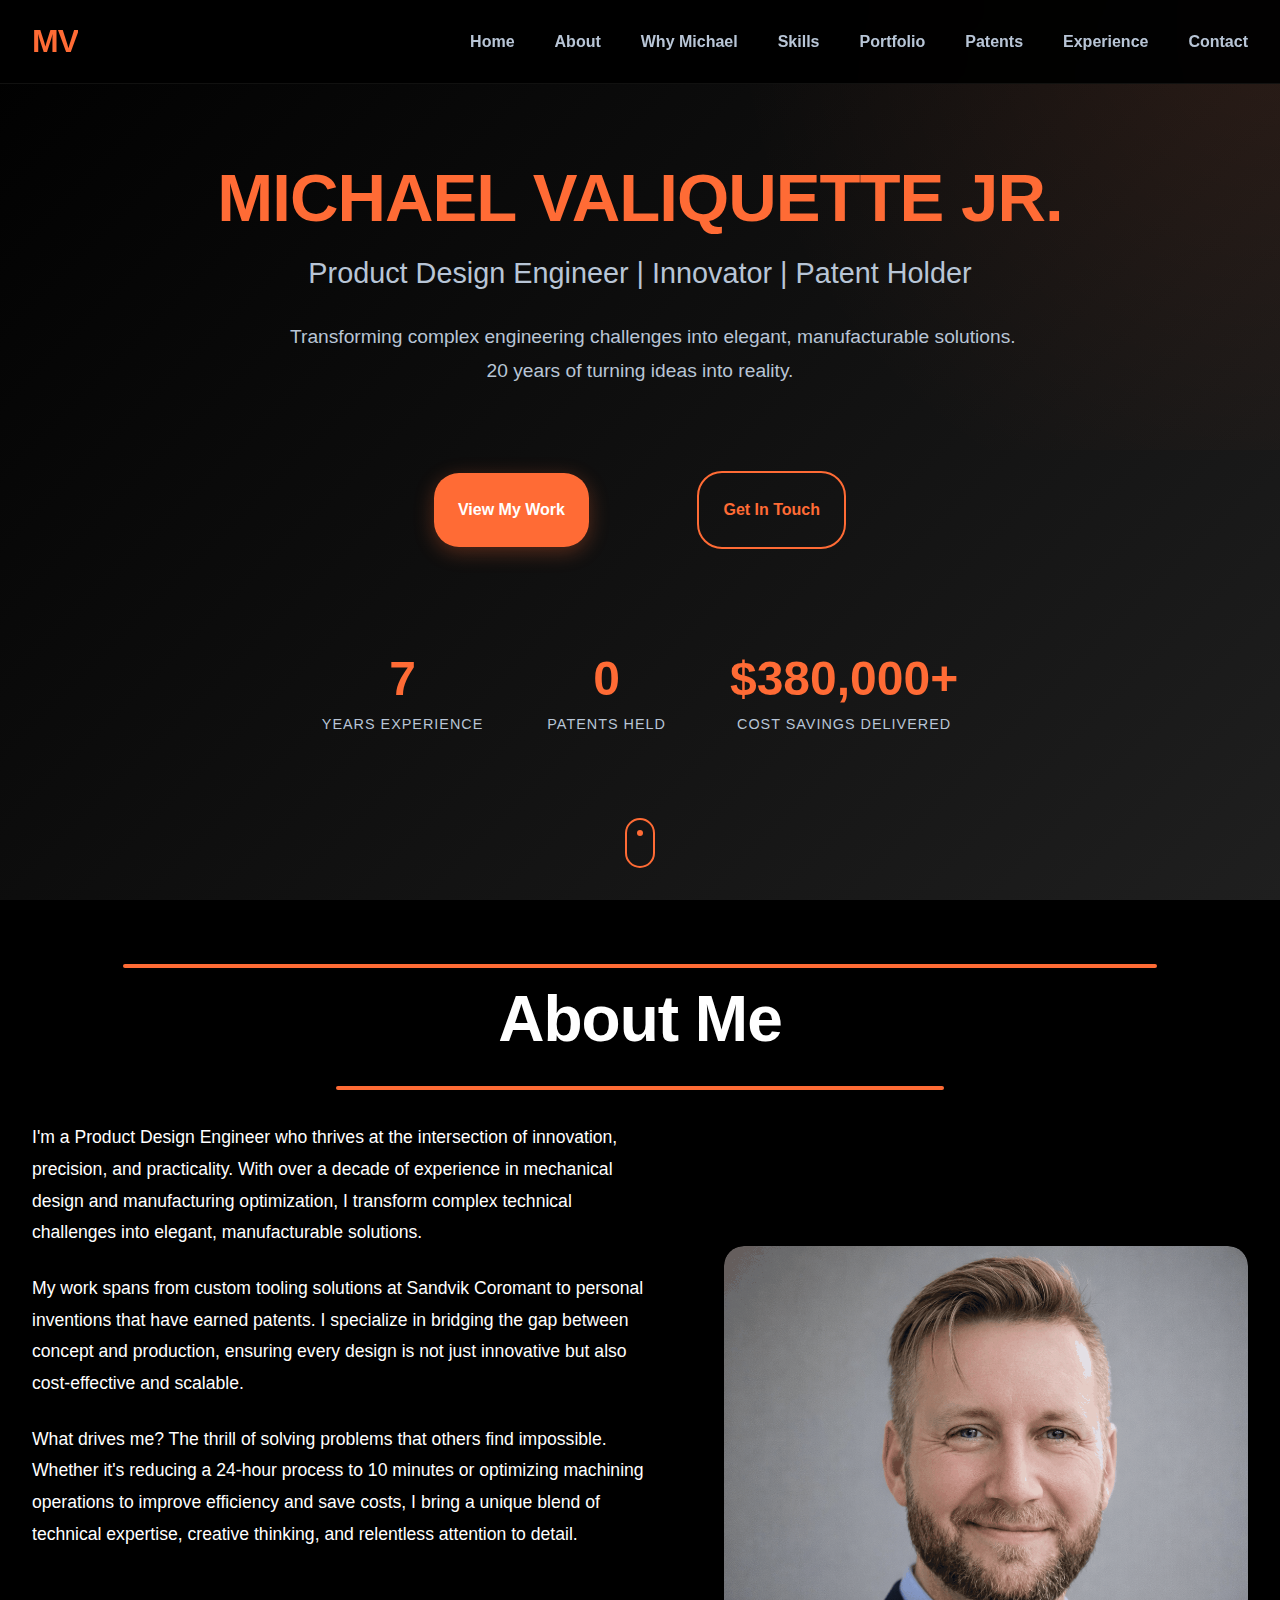
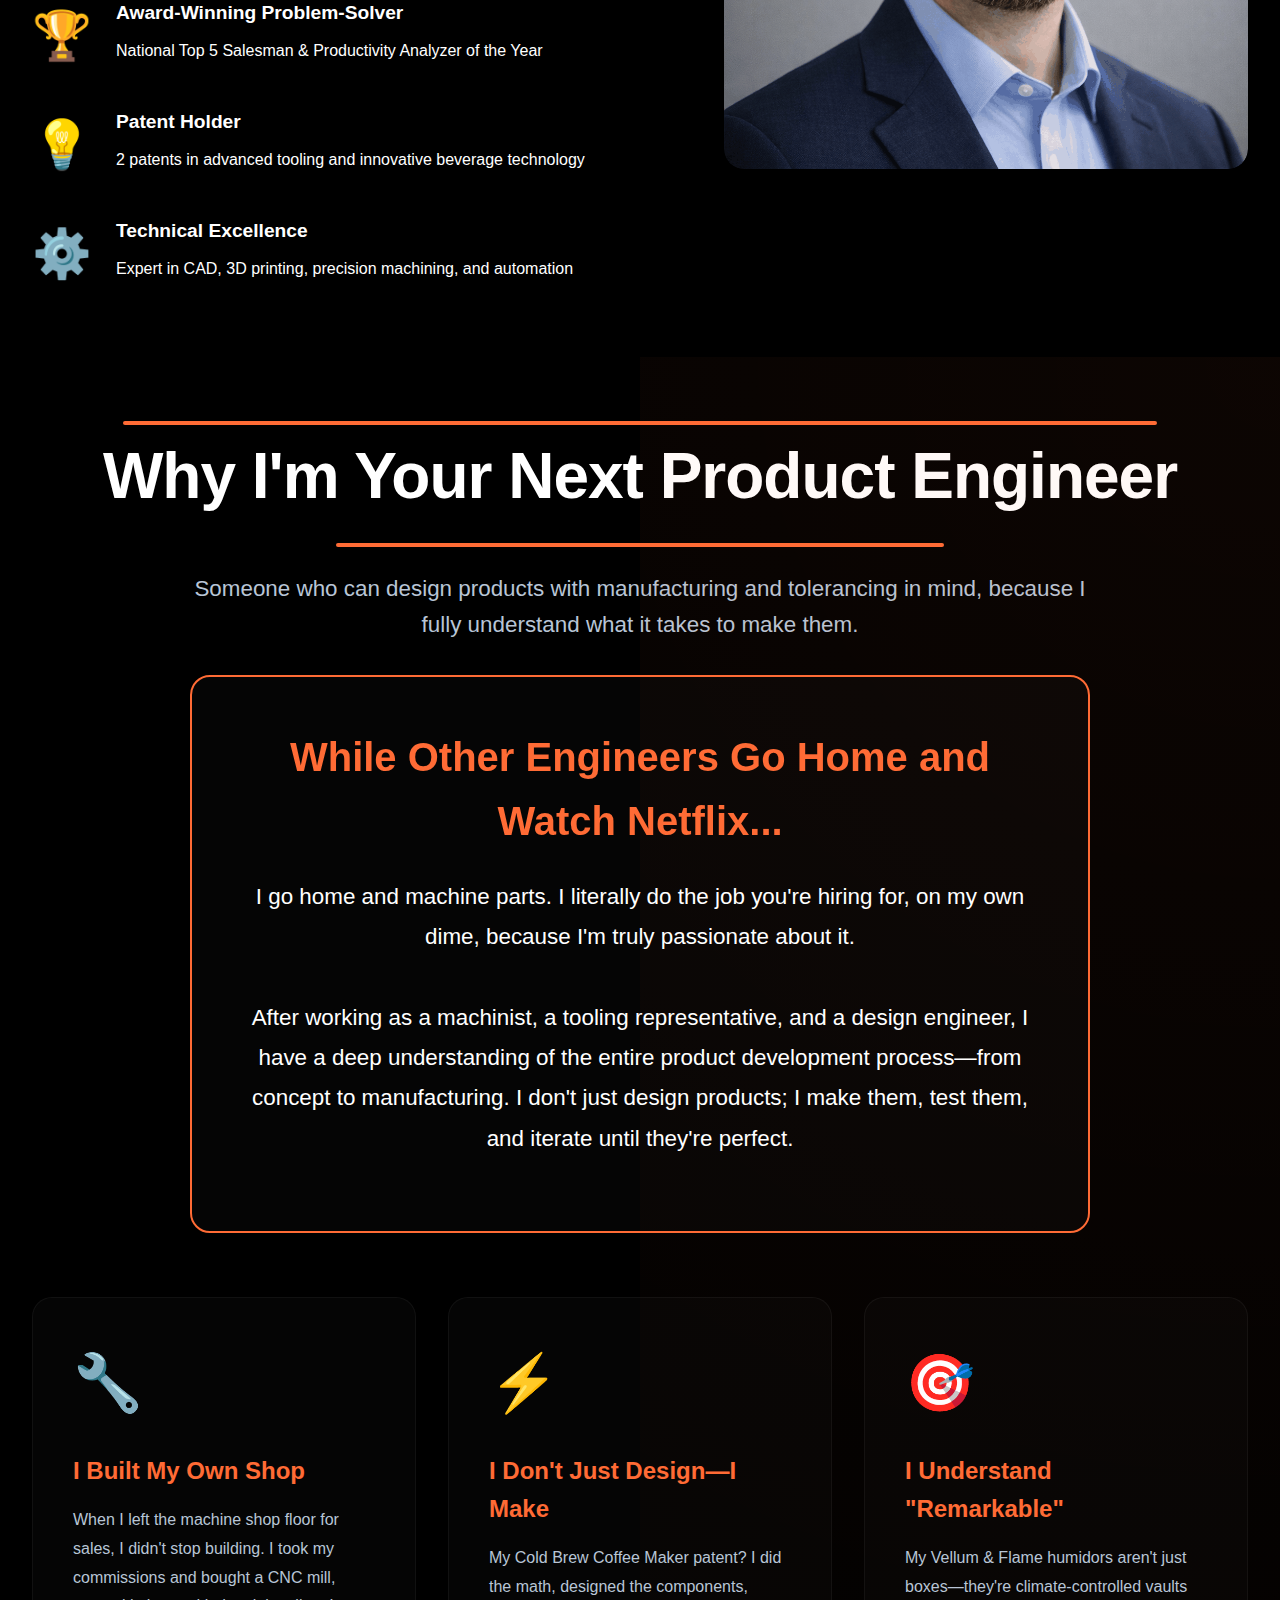
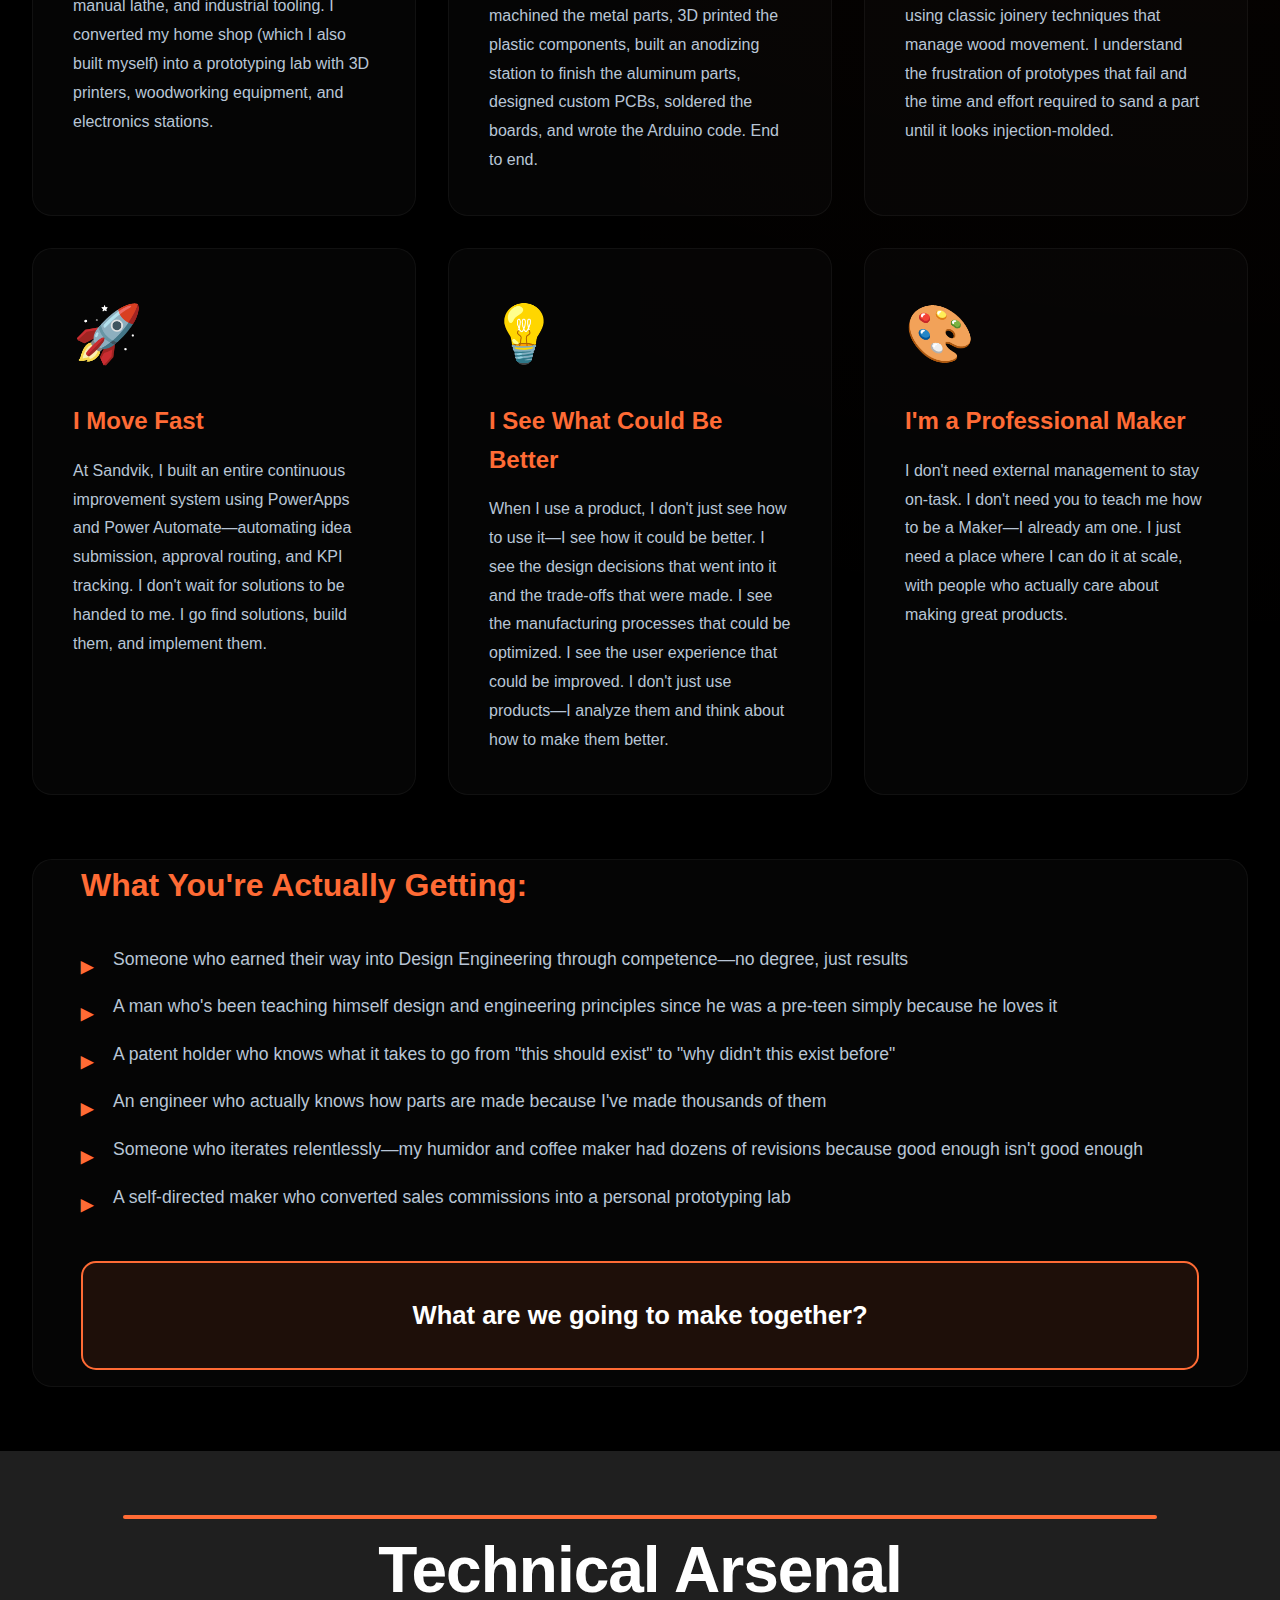
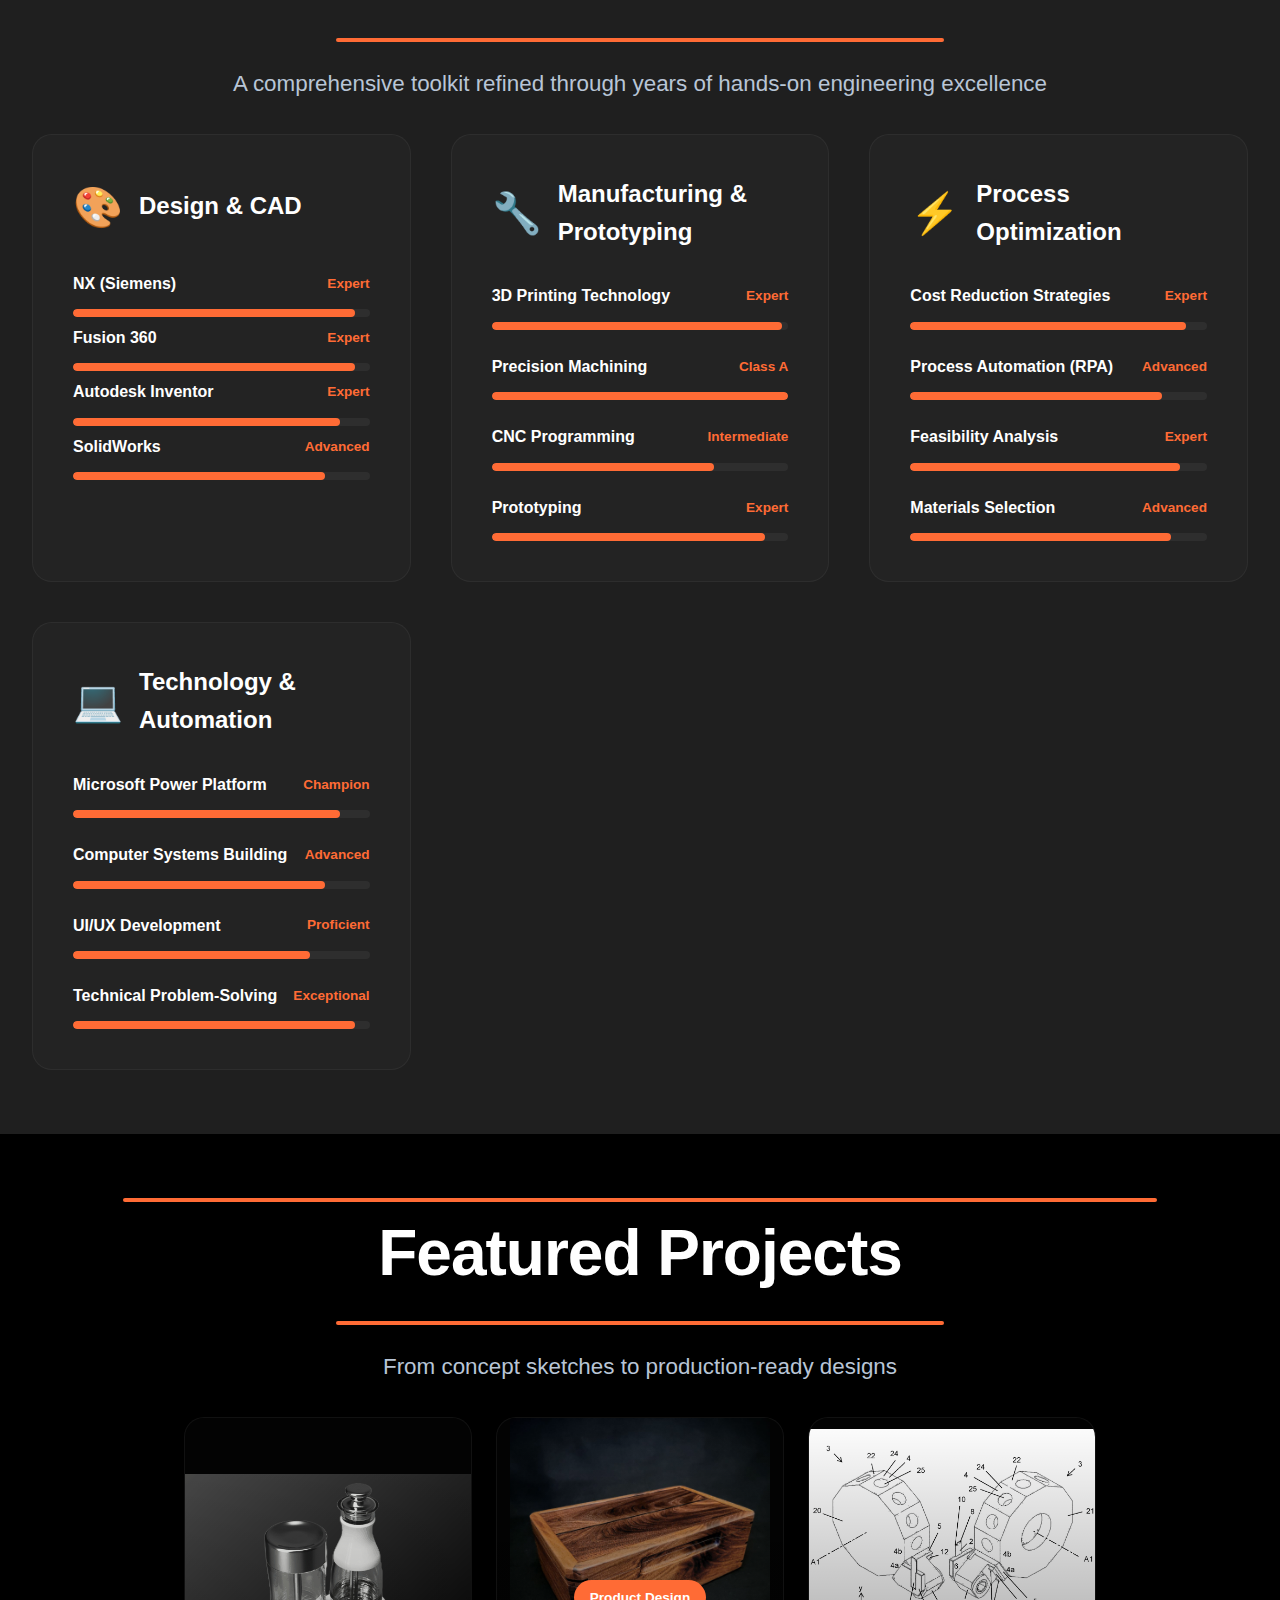
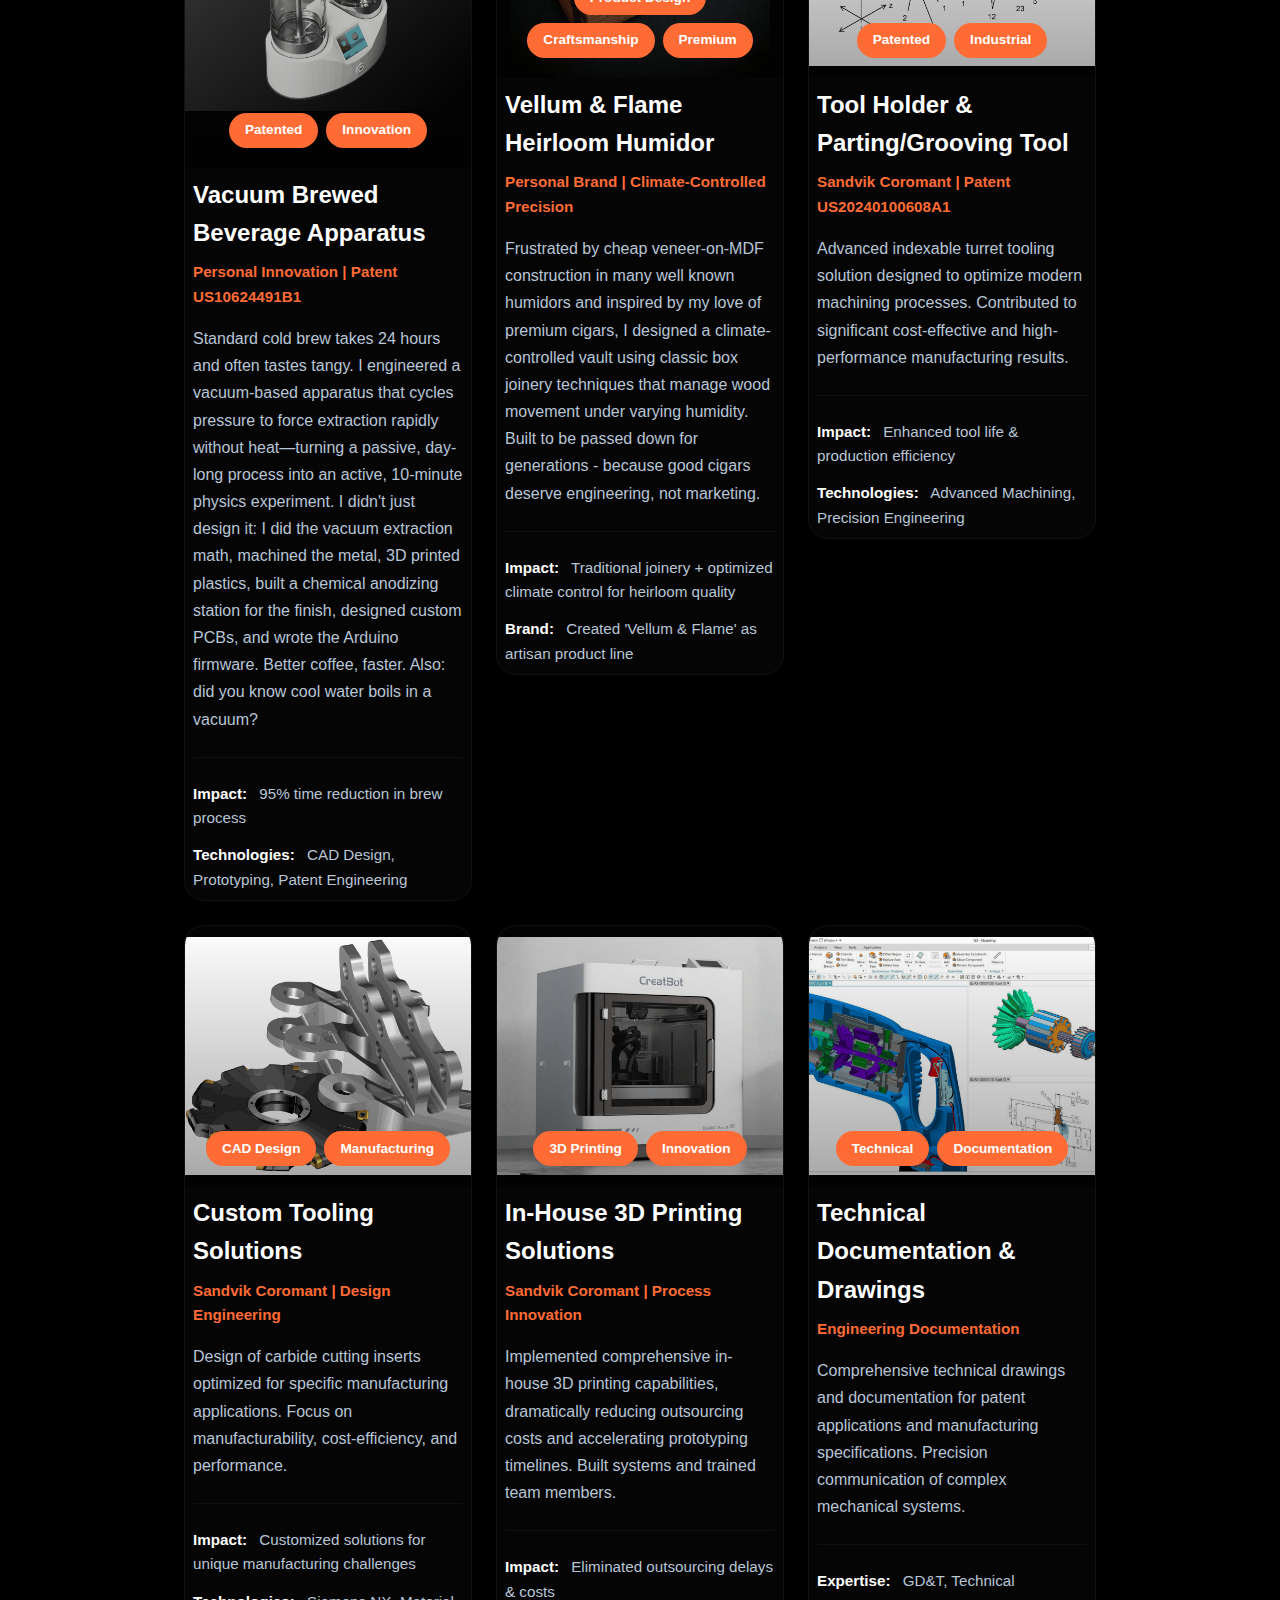
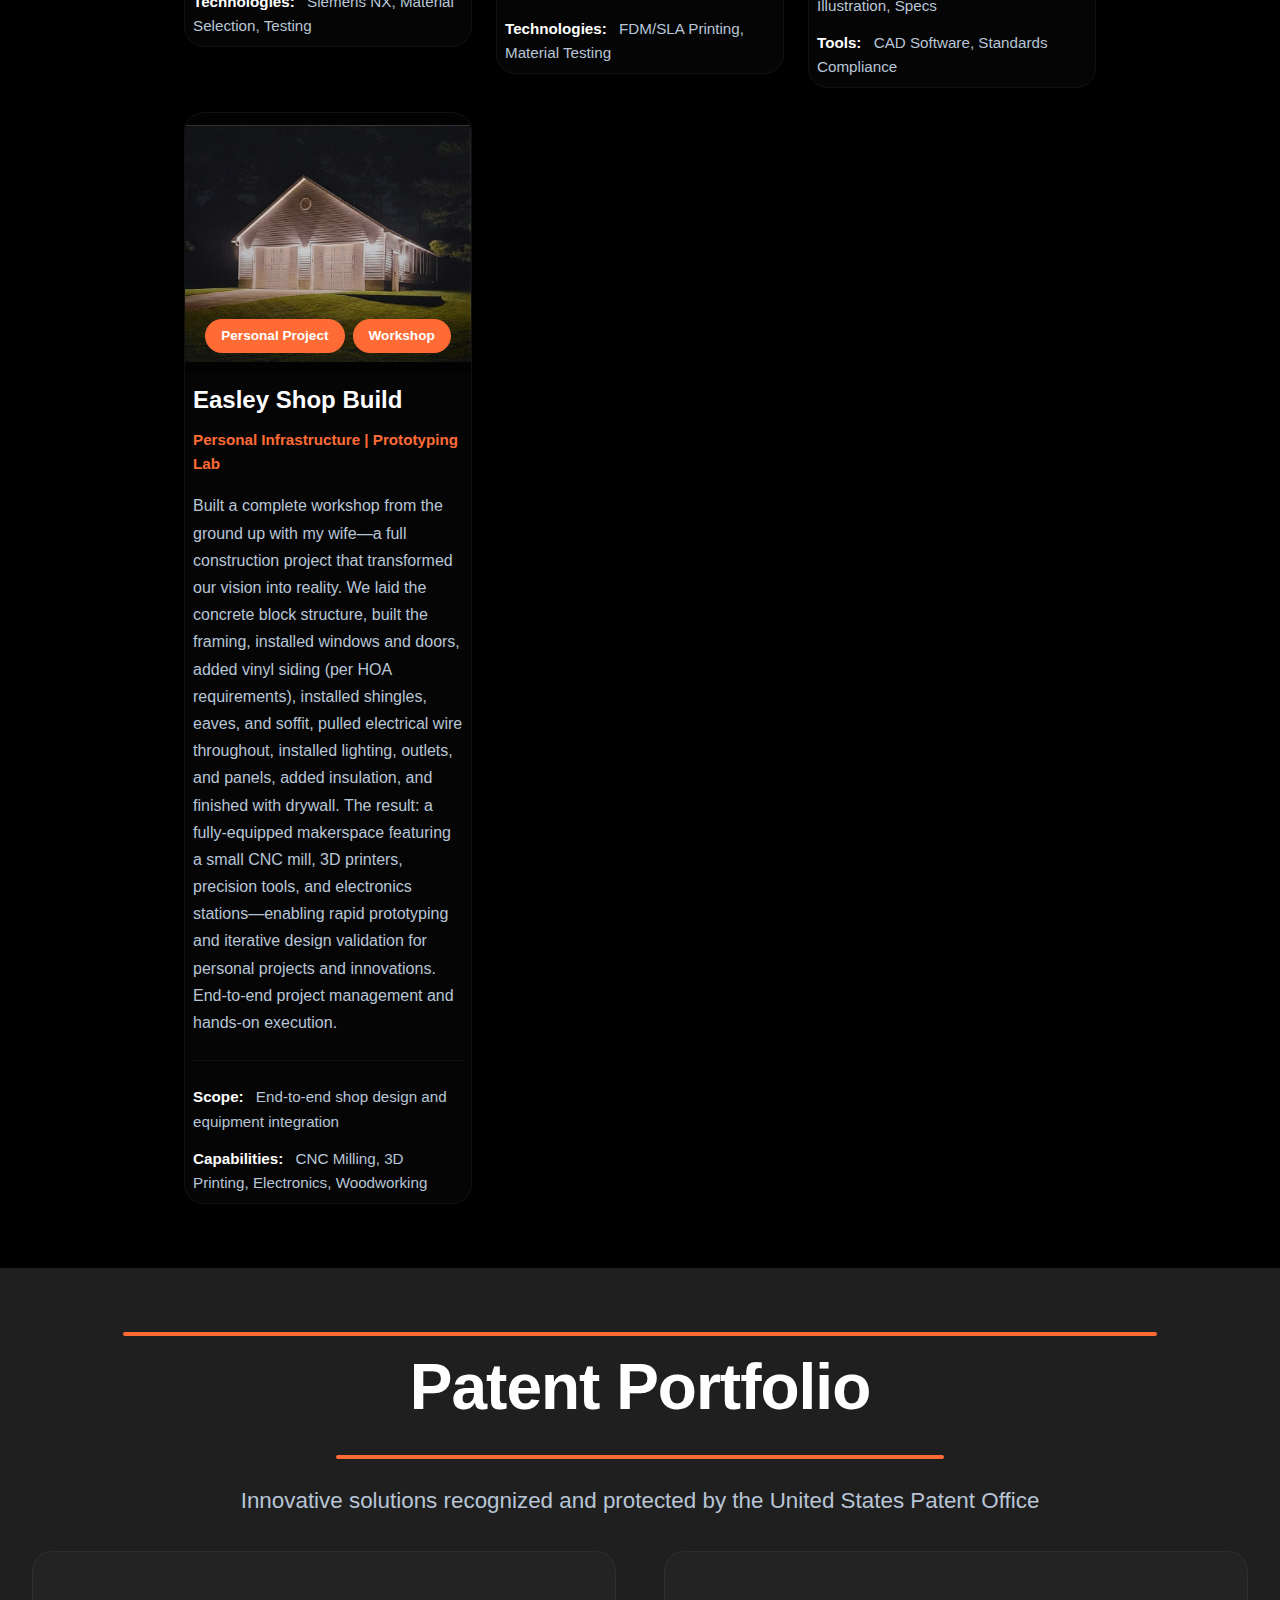
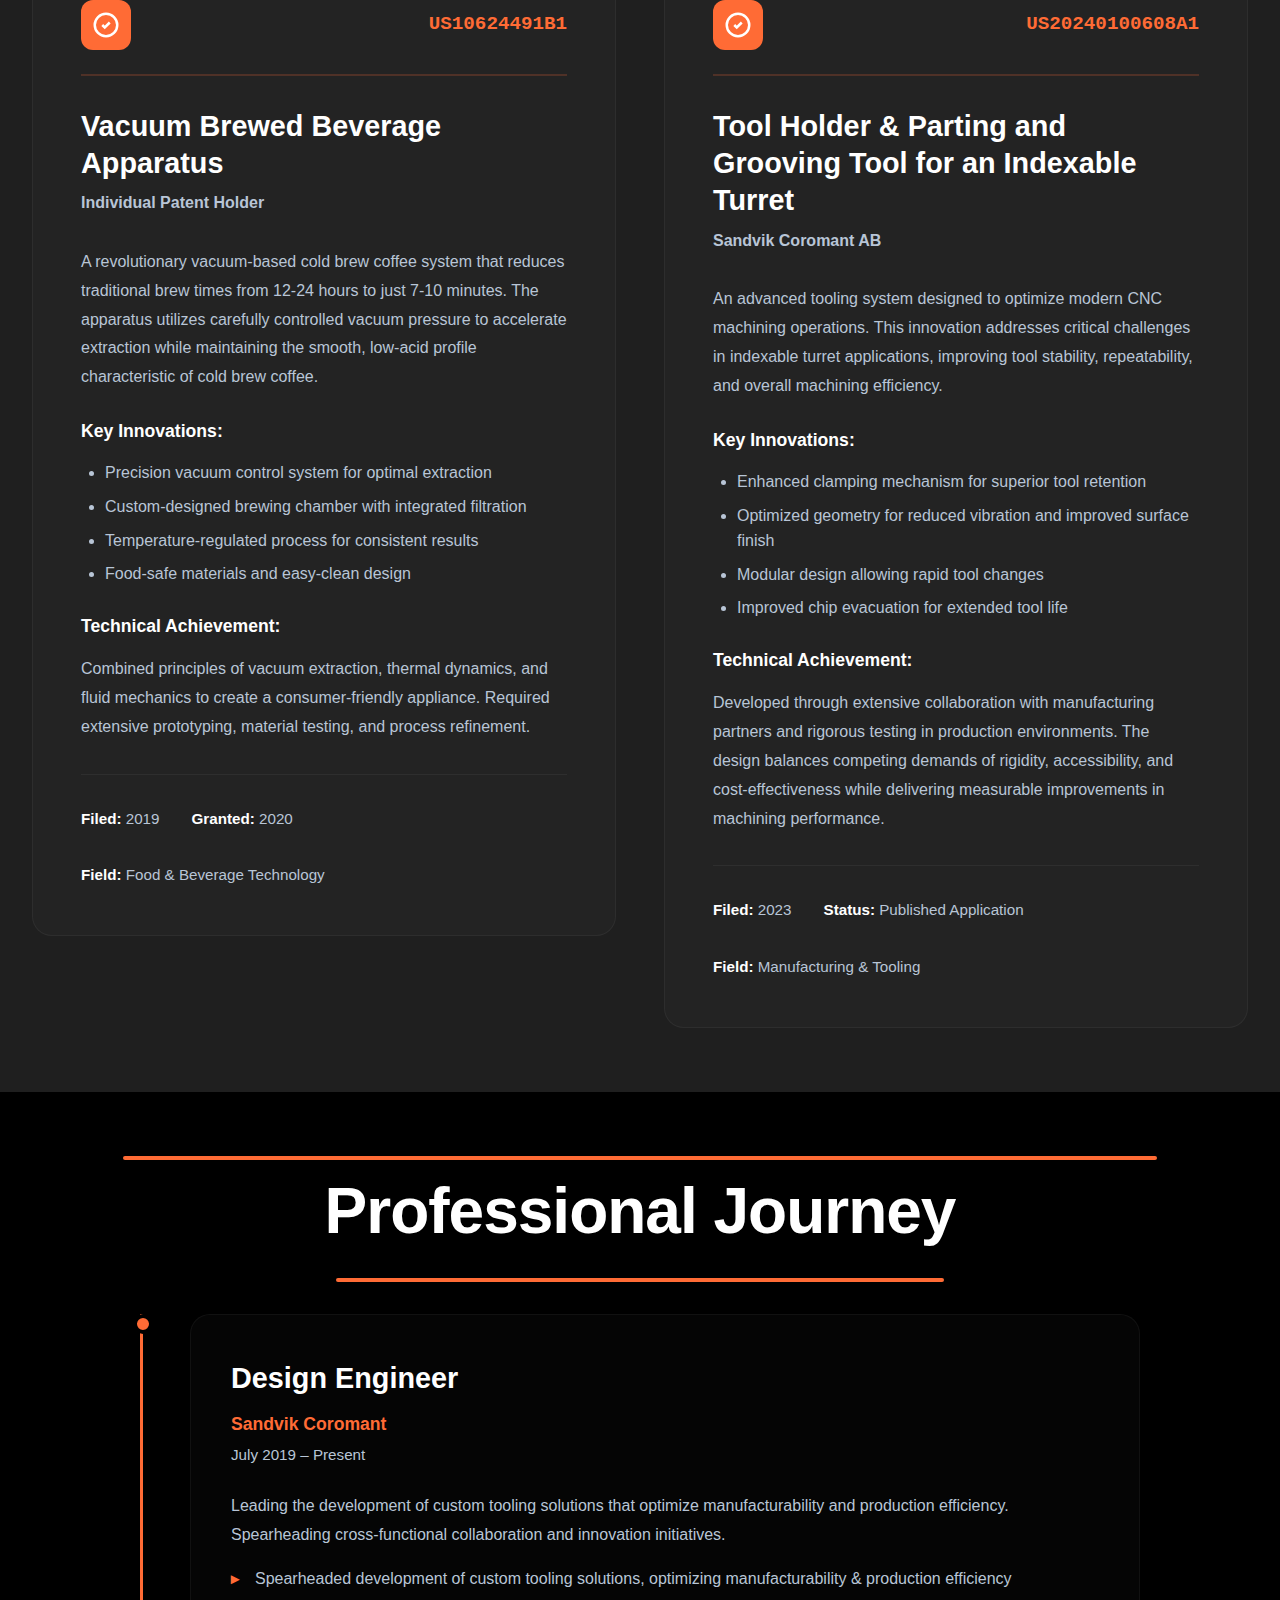
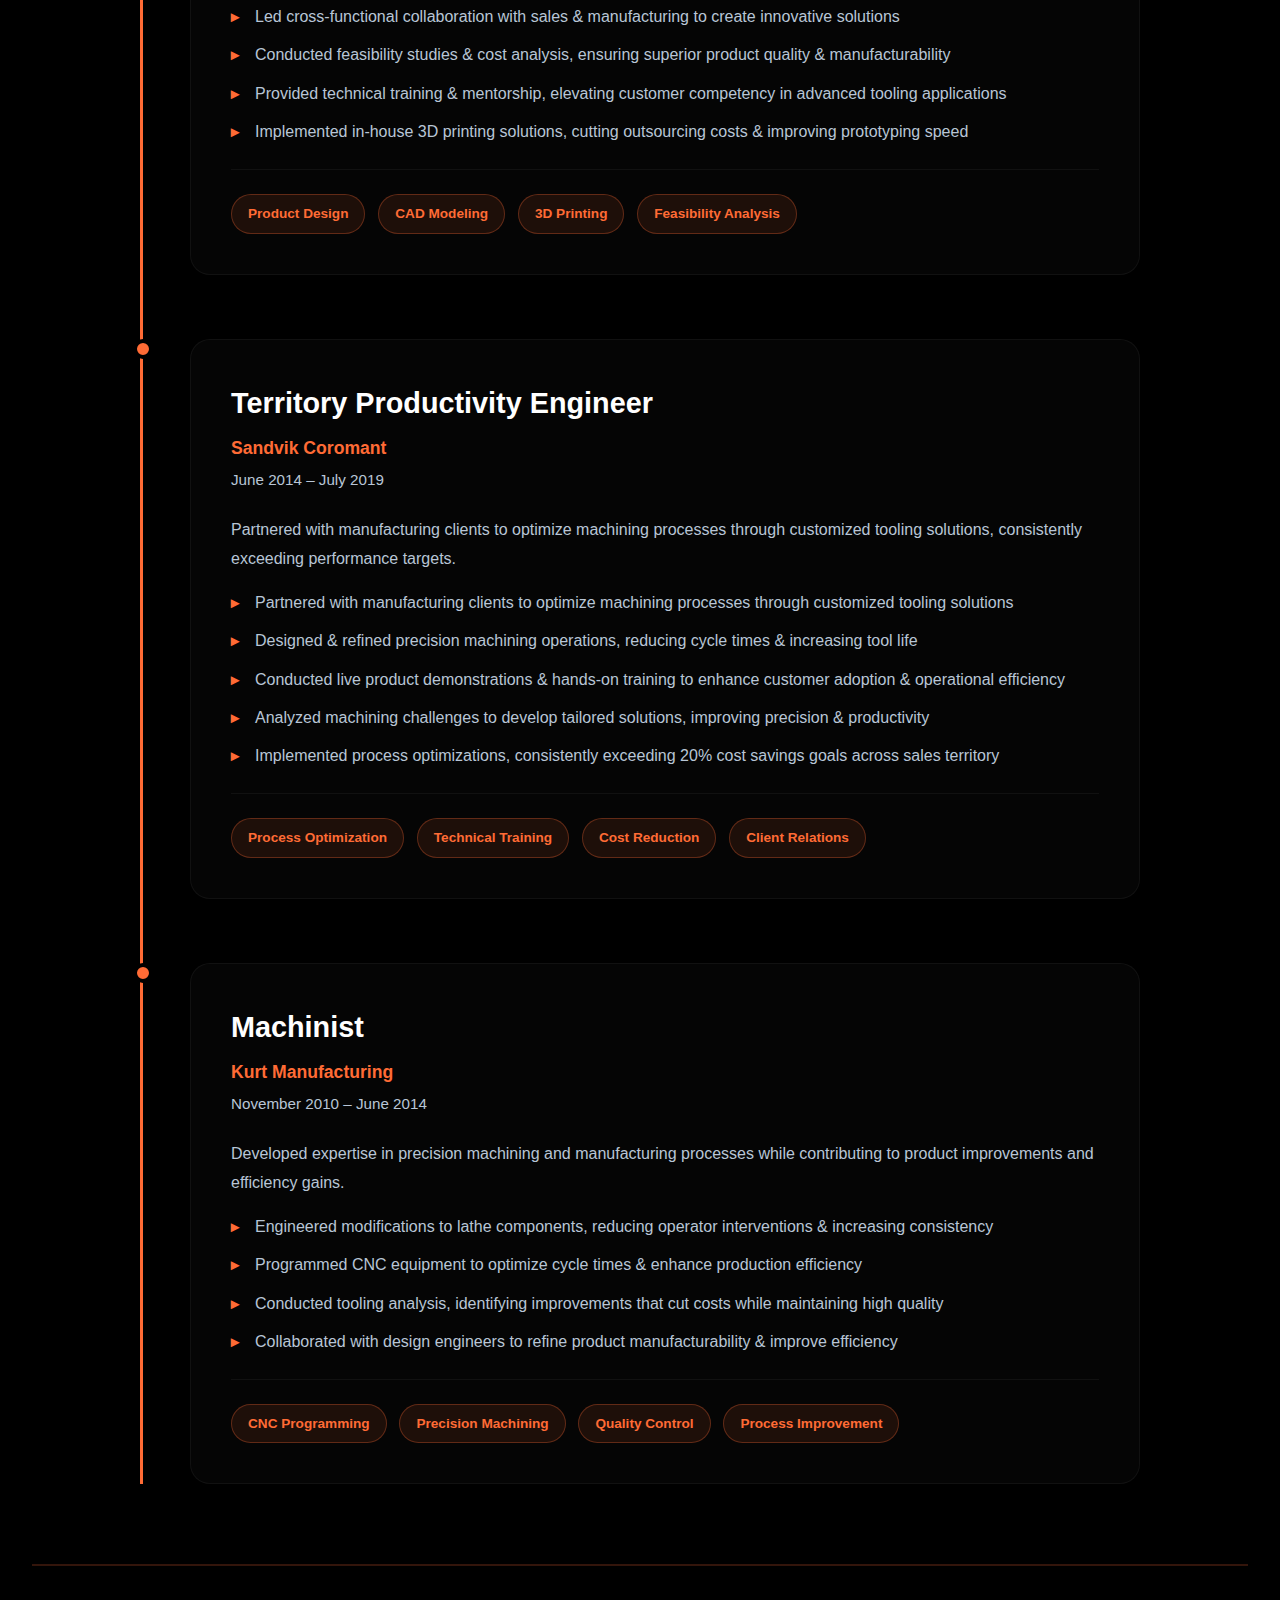
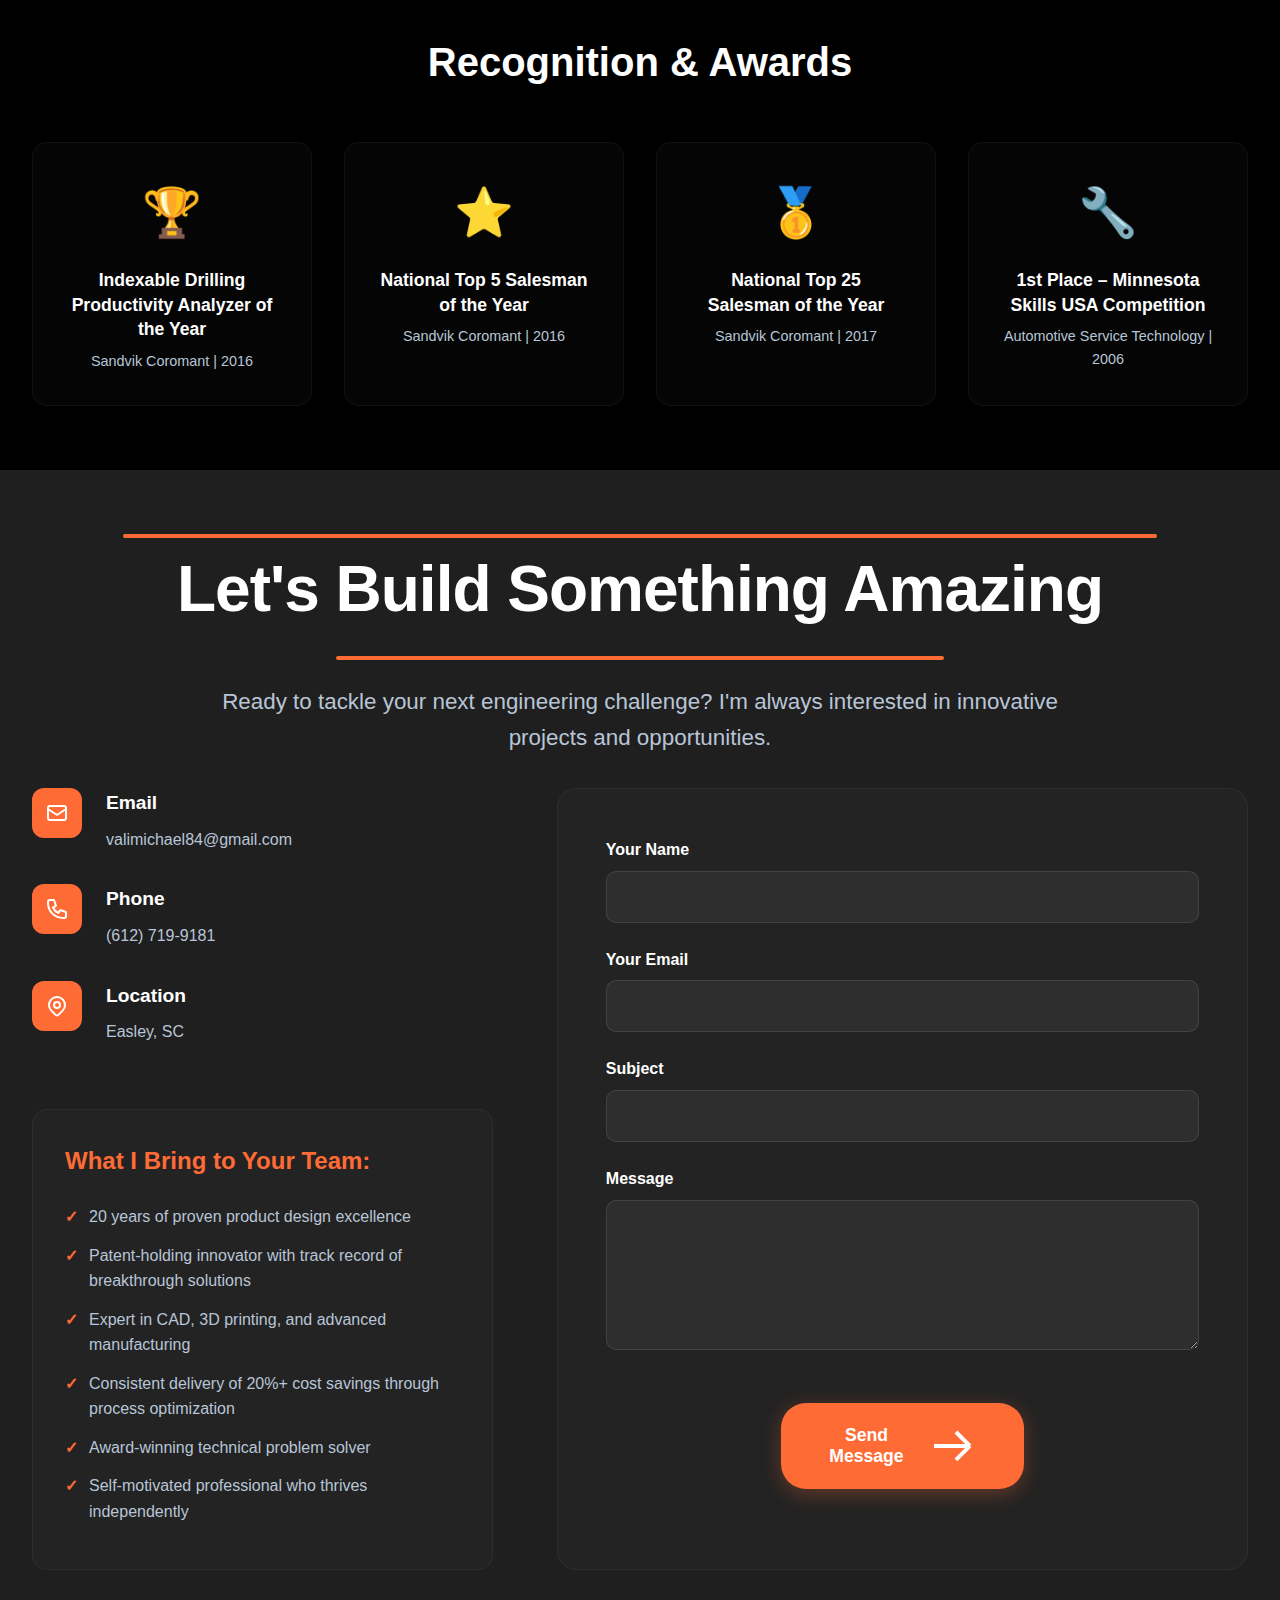
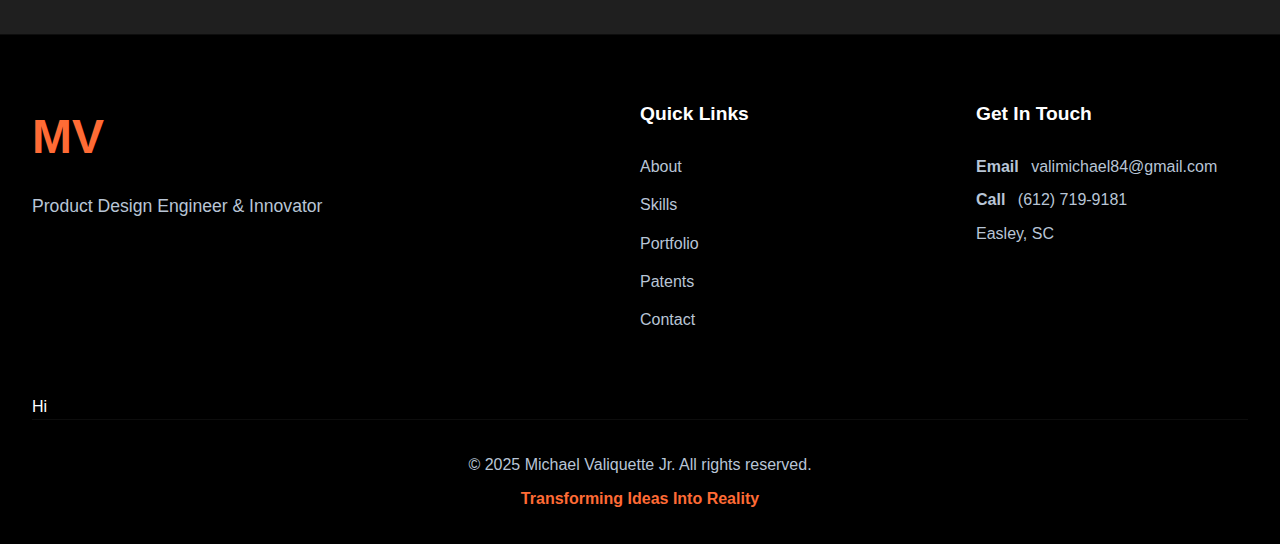
<file: index.html>
<!DOCTYPE html>
<html lang="en">

<head>
    <meta charset="UTF-8">
    <meta name="viewport" content="width=device-width, initial-scale=1.0">
    <title>Michael Valiquette Jr. | Product Design Engineer & Innovator</title>
    <meta name="description" content="Portfolio of Michael Valiquette Jr., Product Design Engineer & Innovator.">
    <meta property="og:title" content="Michael Valiquette Jr. | Product Design Engineer & Innovator">
    <meta property="og:description" content="Portfolio of Michael Valiquette Jr., Product Design Engineer & Innovator.">
    <meta property="og:image" content="https://valimichael.github.io/michael-valiquette-jr-portfolio/main-photo.png">
    <meta property="og:url" content="https://valimichael.github.io/michael-valiquette-jr-portfolio/">
    <meta property="og:type" content="website">
    <meta name="twitter:card" content="summary_large_image">
    <meta name="twitter:title" content="Michael Valiquette Jr. | Product Design Engineer & Innovator">
    <meta name="twitter:description"
        content="Portfolio of Michael Valiquette Jr., Product Design Engineer & Innovator.">
    <meta name="twitter:image" content="https://valimichael.github.io/michael-valiquette-jr-portfolio/main-photo.png">
    <link rel="stylesheet" href="styles.css">
</head>

<body>
    <!-- Navigation -->
    <nav class="navbar">
        <div class="nav-container">
            <div><a href="#home" class="logo">MV</a></div>
            <ul class="nav-menu">
                <li><a href="#home" class="nav-link">Home</a></li>
                <li><a href="#about" class="nav-link">About</a></li>
                <li><a href="#why-Michael" class="nav-link">Why Michael</a></li>
                <li><a href="#skills" class="nav-link">Skills</a></li>
                <li><a href="#portfolio" class="nav-link">Portfolio</a></li>
                <li><a href="#patents" class="nav-link">Patents</a></li>
                <li><a href="#experience" class="nav-link">Experience</a></li>
                <li><a href="#contact" class="nav-link">Contact</a></li>
            </ul>
            <div class="hamburger">
                <span></span>
                <span></span>
                <span></span>
            </div>
        </div>
    </nav>

    <!-- Hero Section -->
    <section id="home" class="hero">
        <div class="hero-overlay"></div>
        <div class="hero-content">
            <h1 class="hero-title">
                <span class="gradient-text">MICHAEL VALIQUETTE JR.</span>
            </h1>
            <p class="hero-subtitle">Product Design Engineer | Innovator | Patent Holder</p>
            <p class="hero-description">
                Transforming complex engineering challenges into elegant, manufacturable solutions.
                <br>20 years of turning ideas into reality.
            </p>
            <div class="hero-buttons">
                <a href="#portfolio" class="btn btn-primary">View My Work</a>
                <a href="#contact" class="btn btn-secondary">Get In Touch</a>
            </div>
            <div class="hero-stats">
                <div class="stat">
                    <span class="stat-number">20</span>
                    <span class="stat-label">Years Experience</span>
                </div>
                <div class="stat">
                    <span class="stat-number">2</span>
                    <span class="stat-label">Patents Held</span>
                </div>
                <div class="stat">
                    <span class="stat-number">$1,000,000+</span>
                    <span class="stat-label">Cost Savings Delivered</span>
                </div>
            </div>
        </div>
        <div class="scroll-indicator">
            <span></span>
        </div>
    </section>

    <!-- About Section -->
    <section id="about" class="about">
        <div class="container">
            <div class="section-header">
                <div class="section-divider-top"></div>
                <h2 class="section-title">About Me</h2>
                <div class="section-divider-bottom"></div>
            </div>
            <div class="about-content">
                <div class="about-text">
                    <p class="lead">
                        I'm a Product Design Engineer who thrives at the intersection of innovation,
                        precision, and practicality. With over a decade of experience in mechanical design
                        and manufacturing optimization, I transform complex technical challenges into
                        elegant, manufacturable solutions.
                    </p>
                    <p>
                        My work spans from custom tooling solutions at Sandvik Coromant to personal
                        inventions that have earned patents. I specialize in bridging the gap between
                        concept and production, ensuring every design is not just innovative but also
                        cost-effective and scalable.
                    </p>
                    <p>
                        What drives me? The thrill of solving problems that others find impossible.
                        Whether it's reducing a 24-hour process to 10 minutes or optimizing machining
                        operations to improve efficiency and save costs, I bring a unique blend of technical expertise,
                        creative thinking, and relentless attention to detail.
                    </p>
                    <div class="about-highlights">
                        <div class="highlight-item">
                            <div class="highlight-icon">🏆</div>
                            <div class="highlight-text">
                                <strong>Award-Winning Problem-Solver</strong>
                                <p>National Top 5 Salesman & Productivity Analyzer of the Year</p>
                            </div>
                        </div>
                        <div class="highlight-item">
                            <div class="highlight-icon">💡</div>
                            <div class="highlight-text">
                                <strong>Patent Holder</strong>
                                <p>2 patents in advanced tooling and innovative beverage technology</p>
                            </div>
                        </div>
                        <div class="highlight-item">
                            <div class="highlight-icon">⚙️</div>
                            <div class="highlight-text">
                                <strong>Technical Excellence</strong>
                                <p>Expert in CAD, 3D printing, precision machining, and automation</p>
                            </div>
                        </div>
                    </div>
                </div>
                <div class="about-image">
                    <div class="image-wrapper">
                        <img src="images/profile.png" alt="Michael Valiquette Jr.">
                        <div class="image-border"></div>
                    </div>
                </div>
            </div>
        </div>
    </section>

    <!-- Why Michael Section -->
    <section id="why-Michael" class="why-Michael">
        <div class="container">
            <div class="section-header">
                <div class="section-divider-top"></div>
                <h2 class="section-title">Why I'm Your Next Product Engineer</h2>
                <div class="section-divider-bottom"></div>
                <p class="section-subtitle">
                    Someone who can design products with manufacturing and tolerancing in mind, because I fully
                    understand what it takes to
                    make them.
                </p>
            </div>
            <div class="why-content">
                <div class="why-hero">
                    <h3>While Other Engineers Go Home and Watch Netflix...</h3>
                    <p class="lead">
                        I go home and machine parts. I literally do the job you're hiring for, on my own dime,
                        because I'm truly passionate about it. <br> <br> After working as a machinist, a tooling
                        representative,
                        and a design engineer, I have a deep understanding of the entire product development
                        process—from concept to manufacturing. I don't just design products; I make them, test them, and
                        iterate until they're perfect.
                    </p>
                </div>

                <div class="why-grid">
                    <div class="why-card">
                        <div class="why-icon">🔧</div>
                        <h4>I Built My Own Shop</h4>
                        <p>
                            When I left the machine shop floor for sales, I didn't stop building. I took my
                            commissions and bought a CNC mill, manual lathe, and industrial tooling. I converted
                            my home shop (which I also built myself) into a prototyping lab with 3D printers,
                            woodworking equipment, and electronics stations.
                        </p>
                    </div>

                    <div class="why-card">
                        <div class="why-icon">⚡</div>
                        <h4>I Don't Just Design—I Make</h4>
                        <p>
                            My Cold Brew Coffee Maker patent? I did the math, designed the components, machined the
                            metal parts, 3D printed the plastic components, built an anodizing station to finish the
                            aluminum parts,
                            designed custom PCBs, soldered the boards, and wrote the Arduino code. End to end.
                        </p>
                    </div>

                    <div class="why-card">
                        <div class="why-icon">🎯</div>
                        <h4>I Understand "Remarkable"</h4>
                        <p>
                            My Vellum & Flame humidors aren't just boxes—they're climate-controlled vaults using
                            classic joinery techniques that manage wood movement. I understand the frustration
                            of prototypes that fail and the time and effort required to sand a part until it looks
                            injection-molded.
                        </p>
                    </div>

                    <div class="why-card">
                        <div class="why-icon">🚀</div>
                        <h4>I Move Fast</h4>
                        <p>
                            At Sandvik, I built an entire continuous improvement system using PowerApps and
                            Power Automate—automating idea submission, approval routing, and KPI tracking.
                            I don't wait for solutions to be handed to me. I go find solutions, build them, and
                            implement them.
                        </p>
                    </div>

                    <div class="why-card">
                        <div class="why-icon">💡</div>
                        <h4>I See What Could Be Better</h4>
                        <p>
                            When I use a product, I don't just see how to use it—I see how it could be better. I see the
                            design decisions that went into it and the trade-offs that were made. I see the
                            manufacturing processes that could be optimized. I see the user experience that could be
                            improved. I don't just use products—I analyze them and think about how to make them better.
                        </p>
                    </div>

                    <div class="why-card">
                        <div class="why-icon">🎨</div>
                        <h4>I'm a Professional Maker</h4>
                        <p>
                            I don't need external management to stay on-task. I don't need you to teach me
                            how to be a Maker—I already am one. I just need a place where I can do it at scale,
                            with people who actually care about making great products.
                        </p>
                    </div>
                </div>

                <div class="why-closing">
                    <h3>What You're Actually Getting:</h3>
                    <ul class="why-list">
                        <li>Someone who earned their way into Design Engineering through competence—no degree, just
                            results</li>
                        <li>A man who's been teaching himself design and engineering principles since he was a pre-teen
                            simply because he loves it
                        </li>
                        <li>A patent holder who knows what it takes to go from "this should exist" to "why
                            didn't this exist before"</li>
                        <li>An engineer who actually knows how parts are made because I've made thousands of them</li>
                        <li>Someone who iterates relentlessly—my humidor and coffee maker had dozens of revisions
                            because good enough isn't good enough</li>
                        <li>A self-directed maker who converted sales commissions into a personal prototyping lab</li>
                    </ul>
                    <div class="why-final">
                        <p class="why-intro">
                        <h4 class="why-quote">What are we going to make together?</h4>
                    </div>
                </div>
            </div>
        </div>
    </section>

    <!-- Skills Section -->
    <section id="skills" class="skills">
        <div class="container">
            <div class="section-header">
                <div class="section-divider-top"></div>
                <h2 class="section-title">Technical Arsenal</h2>
                <div class="section-divider-bottom"></div>
                <p class="section-subtitle">
                    A comprehensive toolkit refined through years of hands-on engineering excellence
                </p>
            </div>
            <div class="skills-grid">
                <div class="skill-category">
                    <div class="category-header">
                        <span class="category-icon">🎨</span>
                        <h3>Design & CAD</h3>
                    </div>
                    <div class="skill-items">
                        <div class="skill-item">
                            <div class="skill-info">
                                <span>NX (Siemens)</span>
                                <span class="skill-level">Expert</span>
                            </div>
                            <div class="skill-bar">
                                <div class="skill-progress" style="width: 95%"></div>
                            </div>
                            <div class="skill-item">
                                <div class="skill-info">
                                    <span>Fusion 360</span>
                                    <span class="skill-level">Expert</span>
                                </div>
                                <div class="skill-bar">
                                    <div class="skill-progress" style="width: 95%"></div>
                                </div>
                                <div class="skill-item">
                                    <div class="skill-info">
                                        <span>Autodesk Inventor</span>
                                        <span class="skill-level">Expert</span>
                                    </div>
                                    <div class="skill-bar">
                                        <div class="skill-progress" style="width: 90%"></div>
                                    </div>
                                    <div class="skill-item">
                                        <div class="skill-info">
                                            <span>SolidWorks</span>
                                            <span class="skill-level">Advanced</span>
                                        </div>
                                        <div class="skill-bar">
                                            <div class="skill-progress" style="width: 85%"></div>
                                        </div>
                                    </div>

                                </div>

                            </div>
                        </div>
                    </div>
                </div>

                <div class="skill-category">
                    <div class="category-header">
                        <span class="category-icon">🔧</span>
                        <h3>Manufacturing & Prototyping</h3>
                    </div>
                    <div class="skill-items">
                        <div class="skill-item">
                            <div class="skill-info">
                                <span>3D Printing Technology</span>
                                <span class="skill-level">Expert</span>
                            </div>
                            <div class="skill-bar">
                                <div class="skill-progress" style="width: 98%"></div>
                            </div>
                        </div>
                        <div class="skill-item">
                            <div class="skill-info">
                                <span>Precision Machining</span>
                                <span class="skill-level">Class A</span>
                            </div>
                            <div class="skill-bar">
                                <div class="skill-progress" style="width: 100%"></div>
                            </div>
                        </div>
                        <div class="skill-item">
                            <div class="skill-info">
                                <span>CNC Programming</span>
                                <span class="skill-level">Intermediate</span>
                            </div>
                            <div class="skill-bar">
                                <div class="skill-progress" style="width: 75%"></div>
                            </div>
                        </div>
                        <div class="skill-item">
                            <div class="skill-info">
                                <span>Prototyping</span>
                                <span class="skill-level">Expert</span>
                            </div>
                            <div class="skill-bar">
                                <div class="skill-progress" style="width: 92%"></div>
                            </div>
                        </div>
                    </div>
                </div>

                <div class="skill-category">
                    <div class="category-header">
                        <span class="category-icon">⚡</span>
                        <h3>Process Optimization</h3>
                    </div>
                    <div class="skill-items">
                        <div class="skill-item">
                            <div class="skill-info">
                                <span>Cost Reduction Strategies</span>
                                <span class="skill-level">Expert</span>
                            </div>
                            <div class="skill-bar">
                                <div class="skill-progress" style="width: 93%"></div>
                            </div>
                        </div>
                        <div class="skill-item">
                            <div class="skill-info">
                                <span>Process Automation (RPA)</span>
                                <span class="skill-level">Advanced</span>
                            </div>
                            <div class="skill-bar">
                                <div class="skill-progress" style="width: 85%"></div>
                            </div>
                        </div>
                        <div class="skill-item">
                            <div class="skill-info">
                                <span>Feasibility Analysis</span>
                                <span class="skill-level">Expert</span>
                            </div>
                            <div class="skill-bar">
                                <div class="skill-progress" style="width: 91%"></div>
                            </div>
                        </div>
                        <div class="skill-item">
                            <div class="skill-info">
                                <span>Materials Selection</span>
                                <span class="skill-level">Advanced</span>
                            </div>
                            <div class="skill-bar">
                                <div class="skill-progress" style="width: 88%"></div>
                            </div>
                        </div>
                    </div>
                </div>

                <div class="skill-category">
                    <div class="category-header">
                        <span class="category-icon">💻</span>
                        <h3>Technology & Automation</h3>
                    </div>
                    <div class="skill-items">
                        <div class="skill-item">
                            <div class="skill-info">
                                <span>Microsoft Power Platform</span>
                                <span class="skill-level">Champion</span>
                            </div>
                            <div class="skill-bar">
                                <div class="skill-progress" style="width: 90%"></div>
                            </div>
                        </div>
                        <div class="skill-item">
                            <div class="skill-info">
                                <span>Computer Systems Building</span>
                                <span class="skill-level">Advanced</span>
                            </div>
                            <div class="skill-bar">
                                <div class="skill-progress" style="width: 85%"></div>
                            </div>
                        </div>
                        <div class="skill-item">
                            <div class="skill-info">
                                <span>UI/UX Development</span>
                                <span class="skill-level">Proficient</span>
                            </div>
                            <div class="skill-bar">
                                <div class="skill-progress" style="width: 80%"></div>
                            </div>
                        </div>
                        <div class="skill-item">
                            <div class="skill-info">
                                <span>Technical Problem-Solving</span>
                                <span class="skill-level">Exceptional</span>
                            </div>
                            <div class="skill-bar">
                                <div class="skill-progress" style="width: 95%"></div>
                            </div>
                        </div>
                    </div>
                </div>
            </div>
        </div>
    </section>

    <!-- Portfolio Section -->
    <section id="portfolio" class="portfolio">
        <div class="container">
            <div class="section-header">
                <div class="section-divider-top"></div>
                <h2 class="section-title">Featured Projects</h2>
                <div class="section-divider-bottom"></div>
                <p class="section-subtitle">
                    From concept sketches to production-ready designs
                </p>
            </div>

            <!-- Grid -->
            <div class="portfolio-grid">

                <!-- Project 1 -->
                <a href="vacuum-coffeemaker.html" class="portfolio-item-link">
                    <div class="portfolio-item featured">
                        <div class="portfolio-image">
                            <img src="images/cold-brew-system-isometric-white.png"
                                alt="Vacuum Brewed Beverage Apparatus">
                            <div class="portfolio-overlay">
                                <div class="portfolio-tags">
                                    <span class="tag">Patented</span>
                                    <span class="tag">Innovation</span>
                                </div>
                            </div>
                        </div>
                        <div class="portfolio-content">
                            <h3>Vacuum Brewed Beverage Apparatus</h3>
                            <p class="portfolio-category">Personal Innovation | Patent US10624491B1</p>
                            <p class="portfolio-description">
                                Standard cold brew takes 24 hours and often tastes tangy. I engineered a
                                vacuum-based apparatus that cycles pressure to force extraction rapidly without
                                heat—turning a passive, day-long process into an active, 10-minute physics
                                experiment. I didn't just design it: I did the vacuum extraction math, machined
                                the metal, 3D printed plastics, built a chemical anodizing station for the
                                finish, designed custom PCBs, and wrote the Arduino firmware. Better coffee,
                                faster. Also: did you know cool water boils in a vacuum?
                            </p>
                            <div class="portfolio-details">
                                <div class="detail-item">
                                    <strong>Impact:</strong> 95% time reduction in brew process
                                </div>
                                <div class="detail-item">
                                    <strong>Technologies:</strong> CAD Design, Prototyping, Patent Engineering
                                </div>
                            </div>
                        </div>
                    </div>
                </a>

                <!-- Project 2 -->
                <a href="humidor.html" class="portfolio-item-link">
                    <div class="portfolio-item">
                        <div class="portfolio-image">
                            <img src="images/humidor-exterior-front.jpg" alt="Vellum & Flame Heirloom Humidor">
                            <div class="portfolio-overlay">
                                <div class="portfolio-tags">
                                    <span class="tag">Product Design</span>
                                    <span class="tag">Craftsmanship</span>
                                    <span class="tag">Premium</span>
                                </div>
                            </div>
                        </div>
                        <div class="portfolio-content">
                            <h3>Vellum & Flame Heirloom Humidor</h3>
                            <p class="portfolio-category">Personal Brand | Climate-Controlled Precision</p>
                            <p class="portfolio-description">
                                Frustrated by cheap veneer-on-MDF construction in many well known humidors and inspired
                                by
                                my love of premium cigars, I designed a climate-controlled vault using classic box
                                joinery
                                techniques that manage wood movement under varying humidity. Built to be passed down for
                                generations - because good cigars deserve engineering, not marketing.
                            </p>
                            <div class="portfolio-details">
                                <div class="detail-item">
                                    <strong>Impact:</strong> Traditional joinery + optimized climate control for
                                    heirloom
                                    quality
                                </div>
                                <div class="detail-item">
                                    <strong>Brand:</strong> Created 'Vellum & Flame' as artisan product line
                                </div>
                            </div>
                        </div>
                    </div>
                </a>

                <!-- Project 3 -->
                <a href="tool-holder.html" class="portfolio-item-link">
                    <div class="portfolio-item">
                        <div class="portfolio-image">
                            <img src="images/parting-tool-holder-1.png" alt="Tool Holder & Parting Tool">
                            <div class="portfolio-overlay">
                                <div class="portfolio-tags">
                                    <span class="tag">Patented</span>
                                    <span class="tag">Industrial</span>
                                </div>
                            </div>
                        </div>
                        <div class="portfolio-content">
                            <h3>Tool Holder & Parting/Grooving Tool</h3>
                            <p class="portfolio-category">Sandvik Coromant | Patent US20240100608A1</p>
                            <p class="portfolio-description">
                                Advanced indexable turret tooling solution designed to optimize modern
                                machining processes. Contributed to significant cost-effective and
                                high-performance manufacturing results.
                            </p>
                            <div class="portfolio-details">
                                <div class="detail-item">
                                    <strong>Impact:</strong> Enhanced tool life & production efficiency
                                </div>
                                <div class="detail-item">
                                    <strong>Technologies:</strong> Advanced Machining, Precision Engineering
                                </div>
                            </div>
                        </div>
                    </div>
                </a>

                <!-- Project 4 -->
                <a href="custom-tooling-solutions.html" class="portfolio-item-link">
                    <div class="portfolio-item">
                        <div class="portfolio-image">
                            <img src="images/slot-milling-cutter.png" alt="Custom Tooling Solutions">
                            <div class="portfolio-overlay">
                                <div class="portfolio-tags">
                                    <span class="tag">CAD Design</span>
                                    <span class="tag">Manufacturing</span>
                                </div>
                            </div>
                        </div>
                        <div class="portfolio-content">
                            <h3>Custom Tooling Solutions</h3>
                            <p class="portfolio-category">Sandvik Coromant | Design Engineering</p>
                            <p class="portfolio-description">
                                Design of carbide cutting inserts optimized for
                                specific manufacturing applications. Focus on manufacturability,
                                cost-efficiency, and performance.
                            </p>
                            <div class="portfolio-details">
                                <div class="detail-item">
                                    <strong>Impact:</strong> Customized solutions for unique manufacturing challenges
                                </div>
                                <div class="detail-item">
                                    <strong>Technologies:</strong> Siemens NX, Material Selection, Testing
                                </div>
                            </div>
                        </div>
                    </div>
                </a>

                <!-- Project 5 -->
                <a href="3d-printing.html" class="portfolio-item-link">
                    <div class="portfolio-item">
                        <div class="portfolio-image">
                            <img src="images/creatbot-3d-printer.png" alt="3D Printing Implementation">
                            <div class="portfolio-overlay">
                                <div class="portfolio-tags">
                                    <span class="tag">3D Printing</span>
                                    <span class="tag">Innovation</span>
                                </div>
                            </div>
                        </div>
                        <div class="portfolio-content">
                            <h3>In-House 3D Printing Solutions</h3>
                            <p class="portfolio-category">Sandvik Coromant | Process Innovation</p>
                            <p class="portfolio-description">
                                Implemented comprehensive in-house 3D printing capabilities, dramatically
                                reducing outsourcing costs and accelerating prototyping timelines. Built
                                systems and trained team members.
                            </p>
                            <div class="portfolio-details">
                                <div class="detail-item">
                                    <strong>Impact:</strong> Eliminated outsourcing delays & costs
                                </div>
                                <div class="detail-item">
                                    <strong>Technologies:</strong> FDM/SLA Printing, Material Testing
                                </div>
                            </div>
                        </div>
                    </div>
                </a>

                <!-- Project 6 -->
                <a href="technical-drawings.html" class="portfolio-item-link">
                    <div class="portfolio-item">
                        <div class="portfolio-image">
                            <img src="images/siemens-nx-gdandt.png" alt="Technical Drawings & Documentation">
                            <div class="portfolio-overlay">
                                <div class="portfolio-tags">
                                    <span class="tag">Technical</span>
                                    <span class="tag">Documentation</span>
                                </div>
                            </div>
                        </div>
                        <div class="portfolio-content">
                            <h3>Technical Documentation & Drawings</h3>
                            <p class="portfolio-category">Engineering Documentation</p>
                            <p class="portfolio-description">
                                Comprehensive technical drawings and documentation for patent applications
                                and manufacturing specifications. Precision communication of complex
                                mechanical systems.
                            </p>
                            <div class="portfolio-details">
                                <div class="detail-item">
                                    <strong>Expertise:</strong> GD&T, Technical Illustration, Specs
                                </div>
                                <div class="detail-item">
                                    <strong>Tools:</strong> CAD Software, Standards Compliance
                                </div>
                            </div>
                        </div>
                    </div>
                </a>

                <!-- Project 7 -->
                <a href="easley-workshop.html" class="portfolio-item-link">
                    <div class="portfolio-item portfolio-item-centered">
                        <div class="portfolio-image">
                            <img src="images/easley-workshop-22.jpg" alt="Easley Shop Build">
                            <div class="portfolio-overlay">
                                <div class="portfolio-tags">
                                    <span class="tag">Personal Project</span>
                                    <span class="tag">Workshop</span>
                                </div>
                            </div>
                        </div>
                        <div class="portfolio-content">
                            <h3>Easley Shop Build</h3>
                            <p class="portfolio-category">Personal Infrastructure | Prototyping Lab</p>
                            <p class="portfolio-description">
                                Built a complete workshop from the ground up with my wife—a full construction project
                                that transformed our vision into reality. We laid the concrete block structure, built
                                the framing, installed windows and doors, added vinyl siding (per HOA requirements),
                                installed shingles, eaves, and soffit, pulled electrical wire throughout, installed
                                lighting, outlets, and panels, added insulation, and finished with drywall. The result:
                                a fully-equipped makerspace featuring a small CNC mill, 3D printers, precision tools,
                                and
                                electronics stations—enabling rapid prototyping and iterative design validation for
                                personal projects and innovations. End-to-end project management and hands-on execution.
                            </p>
                            <div class="portfolio-details">
                                <div class="detail-item">
                                    <strong>Scope:</strong> End-to-end shop design and equipment integration
                                </div>
                                <div class="detail-item">
                                    <strong>Capabilities:</strong> CNC Milling, 3D Printing, Electronics, Woodworking
                                </div>
                            </div>
                        </div>
                    </div>
                </a>


            </div>
        </div>
    </section>

    <!-- Patents Section -->
    <section id="patents" class="patents">
        <div class="container">
            <div class="section-header">
                <div class="section-divider-top"></div>
                <h2 class="section-title">Patent Portfolio</h2>
                <div class="section-divider-bottom"></div>
                <p class="section-subtitle">
                    Innovative solutions recognized and protected by the United States Patent Office
                </p>
            </div>
            <div class="patents-grid">
                <a href="vacuum-coffeemaker.html" class="patent-card-link">
                    <div class="patent-card">
                        <div class="patent-header">
                            <div class="patent-icon">
                                <svg viewBox="0 0 24 24" fill="none" stroke="currentColor" stroke-width="2">
                                    <path d="M9 12l2 2 4-4m6 2a9 9 0 11-18 0 9 9 0 0118 0z" />
                                </svg>
                            </div>
                            <div class="patent-number">US10624491B1</div>
                        </div>
                        <h3 class="patent-title">Vacuum Brewed Beverage Apparatus</h3>
                        <p class="patent-holder">Individual Patent Holder</p>
                        <div class="patent-description">
                            <p>
                                A revolutionary vacuum-based cold brew coffee system that reduces traditional
                                brew times from 12-24 hours to just 7-10 minutes. The apparatus utilizes
                                carefully controlled vacuum pressure to accelerate extraction while maintaining
                                the smooth, low-acid profile characteristic of cold brew coffee.
                            </p>
                            <h4>Key Innovations:</h4>
                            <ul>
                                <li>Precision vacuum control system for optimal extraction</li>
                                <li>Custom-designed brewing chamber with integrated filtration</li>
                                <li>Temperature-regulated process for consistent results</li>
                                <li>Food-safe materials and easy-clean design</li>
                            </ul>
                            <h4>Technical Achievement:</h4>
                            <p>
                                Combined principles of vacuum extraction, thermal dynamics, and fluid mechanics
                                to create a consumer-friendly appliance. Required extensive prototyping,
                                material testing, and process refinement.
                            </p>
                        </div>
                        <div class="patent-meta">
                            <span><strong>Filed:</strong> 2019</span>
                            <span><strong>Granted:</strong> 2020</span>
                            <span><strong>Field:</strong> Food & Beverage Technology</span>
                        </div>
                    </div>
                </a>

                <a href="tool-holder.html" class="patent-card-link">
                    <div class="patent-card">
                        <div class="patent-header">
                            <div class="patent-icon">
                                <svg viewBox="0 0 24 24" fill="none" stroke="currentColor" stroke-width="2">
                                    <path d="M9 12l2 2 4-4m6 2a9 9 0 11-18 0 9 9 0 0118 0z" />
                                </svg>
                            </div>
                            <div class="patent-number">US20240100608A1</div>
                        </div>
                        <h3 class="patent-title">Tool Holder & Parting and Grooving Tool for an Indexable Turret</h3>
                        <p class="patent-holder">Sandvik Coromant AB</p>
                        <div class="patent-description">
                            <p>
                                An advanced tooling system designed to optimize modern CNC machining operations.
                                This innovation addresses critical challenges in indexable turret applications,
                                improving tool stability, repeatability, and overall machining efficiency.
                            </p>
                            <h4>Key Innovations:</h4>
                            <ul>
                                <li>Enhanced clamping mechanism for superior tool retention</li>
                                <li>Optimized geometry for reduced vibration and improved surface finish</li>
                                <li>Modular design allowing rapid tool changes</li>
                                <li>Improved chip evacuation for extended tool life</li>
                            </ul>
                            <h4>Technical Achievement:</h4>
                            <p>
                                Developed through extensive collaboration with manufacturing partners and
                                rigorous testing in production environments. The design balances competing
                                demands of rigidity, accessibility, and cost-effectiveness while delivering
                                measurable improvements in machining performance.
                            </p>
                        </div>
                        <div class="patent-meta">
                            <span><strong>Filed:</strong> 2023</span>
                            <span><strong>Status:</strong> Published Application</span>
                            <span><strong>Field:</strong> Manufacturing & Tooling</span>
                        </div>
                    </div>
                </a>
            </div>
        </div>
    </section>

    <!-- Experience Section -->
    <section id="experience" class="experience">
        <div class="container">
            <div class="section-header">
                <div class="section-divider-top"></div>
                <h2 class="section-title">Professional Journey</h2>
                <div class="section-divider-bottom"></div>
            </div>
            <div class="timeline">
                <div class="timeline-item">
                    <div class="timeline-marker"></div>
                    <div class="timeline-content">
                        <div class="timeline-header">
                            <h3>Design Engineer</h3>
                            <span class="timeline-company">Sandvik Coromant</span>
                            <span class="timeline-date">July 2019 – Present</span>
                        </div>
                        <div class="timeline-description">
                            <p>
                                Leading the development of custom tooling solutions that optimize
                                manufacturability and production efficiency. Spearheading cross-functional
                                collaboration and innovation initiatives.
                            </p>
                            <ul class="achievement-list">
                                <li>Spearheaded development of custom tooling solutions, optimizing manufacturability &
                                    production efficiency</li>
                                <li>Led cross-functional collaboration with sales & manufacturing to create innovative
                                    solutions</li>
                                <li>Conducted feasibility studies & cost analysis, ensuring superior product quality &
                                    manufacturability</li>
                                <li>Provided technical training & mentorship, elevating customer competency in advanced
                                    tooling applications</li>
                                <li>Implemented in-house 3D printing solutions, cutting outsourcing costs & improving
                                    prototyping speed</li>
                            </ul>
                        </div>
                        <div class="timeline-skills">
                            <span class="skill-badge">Product Design</span>
                            <span class="skill-badge">CAD Modeling</span>
                            <span class="skill-badge">3D Printing</span>
                            <span class="skill-badge">Feasibility Analysis</span>
                        </div>
                    </div>
                </div>

                <div class="timeline-item">
                    <div class="timeline-marker"></div>
                    <div class="timeline-content">
                        <div class="timeline-header">
                            <h3>Territory Productivity Engineer</h3>
                            <span class="timeline-company">Sandvik Coromant</span>
                            <span class="timeline-date">June 2014 – July 2019</span>
                        </div>
                        <div class="timeline-description">
                            <p>
                                Partnered with manufacturing clients to optimize machining processes through
                                customized tooling solutions, consistently exceeding performance targets.
                            </p>
                            <ul class="achievement-list">
                                <li>Partnered with manufacturing clients to optimize machining processes through
                                    customized tooling solutions</li>
                                <li>Designed & refined precision machining operations, reducing cycle times & increasing
                                    tool life</li>
                                <li>Conducted live product demonstrations & hands-on training to enhance customer
                                    adoption & operational efficiency</li>
                                <li>Analyzed machining challenges to develop tailored solutions, improving precision &
                                    productivity</li>
                                <li>Implemented process optimizations, consistently exceeding 20% cost savings goals
                                    across sales territory</li>
                            </ul>
                        </div>
                        <div class="timeline-skills">
                            <span class="skill-badge">Process Optimization</span>
                            <span class="skill-badge">Technical Training</span>
                            <span class="skill-badge">Cost Reduction</span>
                            <span class="skill-badge">Client Relations</span>
                        </div>
                    </div>
                </div>

                <div class="timeline-item">
                    <div class="timeline-marker"></div>
                    <div class="timeline-content">
                        <div class="timeline-header">
                            <h3>Machinist</h3>
                            <span class="timeline-company">Kurt Manufacturing</span>
                            <span class="timeline-date">November 2010 – June 2014</span>
                        </div>
                        <div class="timeline-description">
                            <p>
                                Developed expertise in precision machining and manufacturing processes while
                                contributing to product improvements and efficiency gains.
                            </p>
                            <ul class="achievement-list">
                                <li>Engineered modifications to lathe components, reducing operator interventions &
                                    increasing consistency</li>
                                <li>Programmed CNC equipment to optimize cycle times & enhance production efficiency
                                </li>
                                <li>Conducted tooling analysis, identifying improvements that cut costs while
                                    maintaining high quality</li>
                                <li>Collaborated with design engineers to refine product manufacturability & improve
                                    efficiency</li>
                            </ul>
                        </div>
                        <div class="timeline-skills">
                            <span class="skill-badge">CNC Programming</span>
                            <span class="skill-badge">Precision Machining</span>
                            <span class="skill-badge">Quality Control</span>
                            <span class="skill-badge">Process Improvement</span>
                        </div>
                    </div>
                </div>
            </div>

            <div class="awards-section">
                <h3 class="awards-title">Recognition & Awards</h3>
                <div class="awards-grid">
                    <div class="award-card">
                        <div class="award-icon">🏆</div>
                        <h4>Indexable Drilling Productivity Analyzer of the Year</h4>
                        <p>Sandvik Coromant | 2016</p>
                    </div>
                    <div class="award-card">
                        <div class="award-icon">⭐</div>
                        <h4>National Top 5 Salesman of the Year</h4>
                        <p>Sandvik Coromant | 2016</p>
                    </div>
                    <div class="award-card">
                        <div class="award-icon">🥇</div>
                        <h4>National Top 25 Salesman of the Year</h4>
                        <p>Sandvik Coromant | 2017</p>
                    </div>
                    <div class="award-card">
                        <div class="award-icon">🔧</div>
                        <h4>1st Place – Minnesota Skills USA Competition</h4>
                        <p>Automotive Service Technology | 2006</p>
                    </div>
                </div>
            </div>
        </div>
    </section>

    <!-- Contact Section -->
    <section id="contact" class="contact">
        <div class="container">
            <div class="section-header">
                <div class="section-divider-top"></div>
                <h2 class="section-title">Let's Build Something Amazing</h2>
                <div class="section-divider-bottom"></div>
                <p class="section-subtitle">
                    Ready to tackle your next engineering challenge? I'm always interested in
                    innovative projects and opportunities.
                </p>
            </div>
            <div class="contact-content">
                <div class="contact-info">
                    <div class="contact-item">
                        <div class="contact-icon">
                            <svg viewBox="0 0 24 24" fill="none" stroke="currentColor" stroke-width="2">
                                <path
                                    d="M3 8l7.89 5.26a2 2 0 002.22 0L21 8M5 19h14a2 2 0 002-2V7a2 2 0 00-2-2H5a2 2 0 00-2 2v10a2 2 0 002 2z" />
                            </svg>
                        </div>
                        <div class="contact-details">
                            <h4>Email</h4>
                            <a href="mailto:valimichael84@gmail.com">valimichael84@gmail.com</a>
                        </div>
                    </div>
                    <div class="contact-item">
                        <div class="contact-icon">
                            <svg viewBox="0 0 24 24" fill="none" stroke="currentColor" stroke-width="2">
                                <path
                                    d="M3 5a2 2 0 012-2h3.28a1 1 0 01.948.684l1.498 4.493a1 1 0 01-.502 1.21l-2.257 1.13a11.042 11.042 0 005.516 5.516l1.13-2.257a1 1 0 011.21-.502l4.493 1.498a1 1 0 01.684.949V19a2 2 0 01-2 2h-1C9.716 21 3 14.284 3 6V5z" />
                            </svg>
                        </div>
                        <div class="contact-details">
                            <h4>Phone</h4>
                            <a href="tel:+16127199181">(612) 719-9181</a>
                        </div>
                    </div>
                    <div class="contact-item">
                        <div class="contact-icon">
                            <svg viewBox="0 0 24 24" fill="none" stroke="currentColor" stroke-width="2">
                                <path
                                    d="M17.657 16.657L13.414 20.9a1.998 1.998 0 01-2.827 0l-4.244-4.243a8 8 0 1111.314 0z" />
                                <path d="M15 11a3 3 0 11-6 0 3 3 0 016 0z" />
                            </svg>
                        </div>
                        <div class="contact-details">
                            <h4>Location</h4>
                            <a href="https://maps.app.goo.gl/9mNbehaqarzEzC7N9" class="contact-link">Easley, SC</a>
                        </div>
                    </div>
                    <div class="contact-cta">
                        <h3>What I Bring to Your Team:</h3>
                        <ul>
                            <li>20 years of proven product design excellence</li>
                            <li>Patent-holding innovator with track record of breakthrough solutions</li>
                            <li>Expert in CAD, 3D printing, and advanced manufacturing</li>
                            <li>Consistent delivery of 20%+ cost savings through process optimization</li>
                            <li>Award-winning technical problem solver</li>
                            <li>Self-motivated professional who thrives independently</li>
                        </ul>
                    </div>
                </div>
                <div class="contact-form-wrapper">
                    <form class="contact-form" id="contactForm">
                        <div class="form-group">
                            <label for="name">Your Name</label>
                            <input type="text" id="name" name="name" required>
                        </div>
                        <div class="form-group">
                            <label for="email">Your Email</label>
                            <input type="email" id="email" name="email" required>
                        </div>
                        <div class="form-group">
                            <label for="subject">Subject</label>
                            <input type="text" id="subject" name="subject" required>
                        </div>
                        <div class="form-group">
                            <label for="message">Message</label>
                            <textarea id="message" name="message" rows="6" required></textarea>
                        </div>
                        <button type="submit" class="btn btn-primary btn-large">
                            Send Message
                            <svg viewBox="0 0 24 24" fill="none" stroke="currentColor" stroke-width="2">
                                <path d="M14 5l7 7m0 0l-7 7m7-7H3" />
                            </svg>
                        </button>
                    </form>
                </div>
            </div>
        </div>
    </section>

    <!-- Footer -->
    <footer class="footer">
        <div class="container">
            <div class="footer-content">
                <div class="footer-brand">
                    <div><a href="#home" class="logo-large">MV</a></div>
                    <p>Product Design Engineer & Innovator</p>
                </div>
                <div class="footer-links">
                    <h4>Quick Links</h4>
                    <ul>
                        <li><a href="#about">About</a></li>
                        <li><a href="#skills">Skills</a></li>
                        <li><a href="#portfolio">Portfolio</a></li>
                        <li><a href="#patents">Patents</a></li>
                        <li><a href="#contact">Contact</a></li>
                    </ul>
                </div>
                <div class="footer-contact">
                    <h4>Get In Touch</h4>
                    <div class="contact-details">
                        <p><span class="contact-label">Email</span> <a
                                href="mailto:valimichael84@gmail.com">valimichael84@gmail.com</a></p>

                        <p><span class="contact-label">Call</span> <a href="tel:+16127199181">(612) 719-9181</a></p>
                        <a href="https://maps.app.goo.gl/9mNbehaqarzEzC7N9" class="contact-link">Easley, SC</a>
                    </div>
                </div>
            </div>
            <div>Hi</div>
            <div class="footer-bottom">
                <p>&copy; 2025 Michael Valiquette Jr. All rights reserved.</p>
                <p class="footer-tagline">Transforming Ideas Into Reality</p>
            </div>
        </div>
    </footer>

    <script src="script.js"></script>
</body>

</html>
</file>
<file: styles.css>
/* ===== CSS VARIABLES ===== */
:root {
    --primary-color: #FF6B35;
    --secondary-color: #283138;
    --accent-color: #FF6B35;
    --dark-bg: #1f1f1f;
    --darker-bg: #000000;
    --light-text: #FFFFFF;
    --gray-text: #B8C5D6;
    --gradient-1: linear-gradient(135deg, #ff5724 0%, #ffffff 100%);
    --gradient-2: linear-gradient(135deg, #f093fb 0%, #f5576c 100%);
    --gradient-3: linear-gradient(135deg, #4facfe 0%, #00f2fe 100%);
    --gradient-primary: linear-gradient(135deg, #FF6B35 0%, #FF6B35 100%);
    --card-shadow: 0 10px 40px rgba(0, 0, 0, 0.3);
    --hover-shadow: 0 15px 60px rgba(255, 107, 53, 0.4);
}

/* ===== GLOBAL RESET ===== */
* {
    margin: 0;
    padding: 0;
    box-sizing: border-box;
}

html {
    scroll-behavior: smooth;
    font-size: 16px;
}

body {
    font-family: -apple-system, BlinkMacSystemFont, 'Segoe UI', Roboto, 'Helvetica Neue', Arial, sans-serif;
    background-color: var(--dark-bg);
    color: var(--light-text);
    line-height: 1.6;
    overflow-x: hidden;
}

/* ===== NAVIGATION ===== */
.navbar {
    position: fixed;
    top: 0;
    width: 100%;
    background: rgba(0, 0, 0, 0.95);
    backdrop-filter: blur(10px);
    z-index: 1000;
    padding: 1rem 0;
    border-bottom: 1px solid rgba(168, 163, 161, 0.1);
    transition: all 0.3s ease;
}

.navbar.scrolled {
    padding: 0.5rem 0;
    box-shadow: 0 5px 30px rgba(0, 0, 0, 0.3);
}

.nav-container {
    max-width: 1400px;
    margin: 0 auto;
    padding: 0 2rem;
    display: flex;
    justify-content: space-between;
    align-items: center;
}

.logo {
    font-size: 2rem;
    font-weight: 800;
    background: var(--gradient-primary);
    -webkit-background-clip: text;
    -webkit-text-fill-color: transparent;
    background-clip: text;
    letter-spacing: -1px;
    text-decoration: none;
}

.logo:hover {
    background: white;
    -webkit-background-clip: text;
    -webkit-text-fill-color: transparent;
    background-clip: text;
}

.nav-menu {
    display: flex;
    list-style: none;
    gap: 2.5rem;
}

.nav-link {
    color: var(--gray-text);
    text-decoration: none;
    font-weight: bold;
    transition: all 0.3s ease;
    position: relative;
    padding: 0.5rem 0;
}

.nav-link::after {
    content: '';
    position: absolute;
    bottom: 0;
    left: 0;
    width: 0;
    height: 2px;
    background: var(--gradient-primary);
    transition: width 0.3s ease;
}

.nav-link:hover {
    color: var(--primary-color);
}

.nav-link:hover::after {
    width: 100%;
}

.hamburger {
    display: none;
    flex-direction: column;
    cursor: pointer;
    gap: 5px;
}

.hamburger span {
    width: 25px;
    height: 3px;
    background: var(--primary-color);
    border-radius: 3px;
    transition: all 0.3s ease;
}

/* ===== HERO SECTION ===== */
.hero {
    min-height: 100vh;
    display: flex;
    align-items: center;
    justify-content: center;
    position: relative;
    overflow: hidden;
    background: linear-gradient(135deg, var(--darker-bg) 0%, var(--dark-bg) 100%);
}

.hero::before {
    content: '';
    position: absolute;
    top: -50%;
    right: -50%;
    width: 100%;
    height: 100%;
    background: radial-gradient(circle, rgba(255, 107, 53, 0.1) 0%, transparent 70%);
    animation: pulse 8s ease-in-out infinite;
}

@keyframes pulse {

    0%,
    100% {
        transform: scale(1);
        opacity: 0.5;
    }

    50% {
        transform: scale(1.1);
        opacity: 0.8;
    }
}

.hero-content {
    max-width: 1200px;
    margin: 0 auto;
    padding: 0 2rem;
    text-align: center;
    position: relative;
    z-index: 2;
}

.hero-title {
    font-size: clamp(2rem, 6vw, 4.2rem);
    font-weight: 900;
    line-height: 1.05;
    margin-bottom: 1rem;
    letter-spacing: -1px;
    white-space: nowrap;
    overflow: hidden;
    text-overflow: ellipsis;
}

.gradient-text {
    background: var(--gradient-primary);
    -webkit-background-clip: text;
    -webkit-text-fill-color: transparent;
    background-clip: text;
}

.hero-subtitle {
    font-size: clamp(1.2rem, 3vw, 1.8rem);
    color: var(--gray-text);
    margin-bottom: 1.5rem;
    font-weight: 500;
}

.hero-description {
    font-size: 1.2rem;
    color: var(--gray-text);
    max-width: 700px;
    margin: 0 auto 2.5rem;
    line-height: 1.8;
    white-space: nowrap;
}

.hero-buttons {
    display: flex;
    gap: 1.5rem;
    justify-content: center;
    margin-bottom: 4rem;
    flex-wrap: wrap;
}

.btn {
    padding: 1.5rem;
    border-radius: 25px;
    text-align: center;
    font-weight: 600;
    text-decoration: none;
    transition: all 0.3s ease;
    display: inline-flex;
    align-self: center;
    align-items: center;
    gap: 1.5rem;
    margin: 5%;
    border: none;
    cursor: pointer;
    font-size: 1rem;
    width: auto;
    height: auto;
}

.btn-primary {
    background: var(--gradient-primary);
    color: white;
    box-shadow: 0 5px 20px rgba(255, 107, 53, 0.3);
}

.btn-primary:hover {
    background: black;
    color: var(--primary-color);
    transform: translateY(-3px);
    border: 2px solid var(--primary-color);
    box-shadow:
        0 0 0 0.5em rgba(255, 107, 53, 0.2),
        0 0 0 0.5em rgba(255, 107, 53, 0.1);
}

.btn-secondary {
    background: transparent;
    color: var(--primary-color);
    border: 2px solid var(--primary-color);
}

.btn-secondary:hover {
    background: var(--gradient-primary);
    color: white;
    border: none;
    box-shadow: 0 0 0 0.5em rgba(255, 107, 53, 0.2),
        0 0 0 0.5em rgba(255, 107, 53, 0.3);
    transform: translateY(-3px);
}

@media (max-width: 768px) {
    .btn-primary {
        zoom: 85%;
        /* smaller zoom on tablets */
    }
}

@media (max-width: 480px) {
    .btn-primary {
        zoom: 65%;
        /* even smaller on phones */
    }
}

@media (max-width: 768px) {
    .btn-secondary {
        zoom: 85%;
        /* smaller zoom on tablets */
    }
}

@media (max-width: 480px) {
    .btn-secondary {
        zoom: 65%;
        /* even smaller on phones */
    }
}

.btn-large {
    padding: 1.2rem 3rem;
    font-size: 1.1rem;
}

.btn svg {
    width: auto;
    height: 20;
}

.hero-stats {
    display: flex;
    justify-content: center;
    gap: 4rem;
    flex-wrap: wrap;
}

.stat {
    text-align: center;
}

.stat-number {
    display: block;
    font-size: 3rem;
    font-weight: 800;
    background: var(--gradient-primary);
    -webkit-background-clip: text;
    -webkit-text-fill-color: transparent;
    background-clip: text;
    line-height: 1;
    margin-bottom: 0.5rem;
}

.stat-label {
    color: var(--gray-text);
    font-size: 0.9rem;
    text-transform: uppercase;
    letter-spacing: 1px;
}

.scroll-indicator {
    position: absolute;
    bottom: 2rem;
    left: 50%;
    transform: translateX(-50%);
}

.scroll-indicator span {
    display: block;
    width: 30px;
    height: 50px;
    border: 2px solid var(--primary-color);
    border-radius: 25px;
    position: relative;
}

.scroll-indicator span::before {
    content: '';
    position: absolute;
    top: 10px;
    left: 50%;
    transform: translateX(-50%);
    width: 6px;
    height: 6px;
    background: var(--primary-color);
    border-radius: 50%;
    animation: scroll 2s infinite;
}

@keyframes scroll {
    0% {
        top: 10px;
        opacity: 1;
    }

    100% {
        top: 30px;
        opacity: 0;
    }
}

/* ===== SECTIONS ===== */
section {
    padding: 4rem 0;
    position: relative;
}

.container {
    max-width: 1400px;
    margin: 0 auto;
    padding: 0 2rem;
}

.section-header {
    text-align: center;
    margin-bottom: 2rem;
}

.section-title {
    font-size: clamp(2.5rem, 5vw, 4rem);
    font-weight: 800;
    margin-bottom: 1rem;
    letter-spacing: -1px;
}

.section-title:hover {
    transform: scale(1.10);
}

.section-divider-top {
    width: 85%;
    height: 4px;
    background: var(--gradient-primary);
    margin: 0 auto 0;
    border-radius: 2px;
}

.section-divider-bottom {
    width: 50%;
    height: 4px;
    background: var(--gradient-primary);
    margin: 0 auto 1.5rem;
    border-radius: 2px;
}

.section-subtitle {
    font-size: 1.4rem;
    color: var(--gray-text);
    max-width: 900px;
    margin: 0 auto;
}

.animated-text {
    font-size: 1.1rem;
    color: var(--gray-text);
    max-width: 900px;
    white-space: nowrap;
    overflow: hidden;
    text-overflow: ellipsis;
    margin: 0 auto;
    text-align: center;
    font-weight: bold;
    animation: myAnimation 4s infinite;
}

/* ===== ABOUT SECTION ===== */
.about {
    background: var(--darker-bg);
}

.about-content {
    display: grid;
    grid-template-columns: 1.2fr 1fr;
    gap: 4rem;
    align-items: center;
}

.lead {
    font-size: 1.4rem;
    line-height: 1.8;
    margin-bottom: 1.5rem;
    color: var(--light-text);
}

.about-text p {
    margin-bottom: 1.5rem;
    font-size: 1.1rem;
    line-height: 1.8;
}

.about-highlights {
    margin-top: 3rem;
    display: flex;
    flex-direction: column;
    gap: 2rem;
}

.highlight-item {
    display: flex;
    gap: 1.5rem;
    align-items: flex-start;
}

.highlight-icon {
    font-size: 3rem;
    flex-shrink: 0;
}

.highlight-text strong {
    display: block;
    color: var(--light-text);
    font-size: 1.2rem;
    margin-bottom: 0.5rem;
}

.highlight-text p {
    margin: 0;
    font-size: 1rem;
}

.about-image {
    position: relative;
}

.image-wrapper {
    position: relative;
    border-radius: 20px;
    overflow: hidden;
}

.image-wrapper img {
    width: 100%;
    height: auto;
    display: block;
    border-radius: 20px;
}

.image-border {
    position: absolute;
    top: -20px;
    right: -20px;
    width: 100%;
    height: 100%;
    border: 3px solid var(--primary-color);
    border-radius: 20px;
    z-index: -1;
}

/* ===== SKILLS SECTION ===== */
.skills {
    background: var(--dark-bg);
}

.skills-grid {
    display: grid;
    grid-template-columns: repeat(auto-fit, minmax(300px, 1fr));
    gap: 2.5rem;
}

.skill-category {
    background: rgba(255, 255, 255, 0.02);
    padding: 2.5rem;
    border-radius: 20px;
    border: 1px solid rgba(255, 255, 255, 0.05);
    transition: all 0.3s ease;
}

.skill-category:hover {
    transform: translateY(-5px);
    border-color: var(--primary-color);
    box-shadow: var(--hover-shadow);
}

.category-header {
    display: flex;
    align-items: center;
    gap: 1rem;
    margin-bottom: 2rem;
}

.category-icon {
    font-size: 2.5rem;
}

.category-header h3 {
    font-size: 1.5rem;
    font-weight: 700;
}

.skill-items {
    display: flex;
    flex-direction: column;
    gap: 1.5rem;
}

.skill-item {
    display: flex;
    flex-direction: column;
    gap: 0.5rem;
}

.skill-info {
    display: flex;
    justify-content: space-between;
    align-items: center;
    margin-bottom: 0.3rem;
}

.skill-info span:first-child {
    font-weight: 600;
    color: var(--light-text);
}

.skill-level {
    font-size: 0.85rem;
    color: var(--primary-color);
    font-weight: 600;
}

.skill-bar {
    width: 100%;
    height: 8px;
    background: rgba(255, 255, 255, 0.05);
    border-radius: 10px;
    overflow: hidden;
}

.skill-progress {
    height: 100%;
    background: var(--gradient-primary);
    border-radius: 10px;
    transition: width 1s ease;
}

/* ===== PORTFOLIO SECTION ===== */
.portfolio {
    background: var(--darker-bg);
}

.portfolio-grid {
    display: grid;
    grid-template-columns: repeat(3, 1fr);
    gap: 2.5rem;
    align-items: start;
}

.portfolio-item {
    background: rgba(255, 255, 255, 0.02);
    border-radius: 20px;
    overflow: hidden;
    border: 1px solid rgba(255, 255, 255, 0.05);
    transition: all 0.3s ease;
}

.portfolio-item:hover {
    transform: translateY(-10px);
    box-shadow: var(--hover-shadow);
    border-color: var(--primary-color);
}

.portfolio-item.featured {
    grid-column: span 1;
}

.portfolio-item-centered {
    grid-column: span 1;
    margin: 0 auto;
}

.portfolio-image {
    position: relative;
    overflow: hidden;
    height: 350px;
    background: rgba(0, 0, 0, 0.3);
}

.portfolio-item.featured .portfolio-image {
    height: 350px;
}

.portfolio-image img {
    width: 100%;
    height: 100%;
    object-fit: scale-down;
    transition: transform 0.3s ease;
}

/* Improved mobile scaling */
@media (max-width: 900px) {
    .portfolio-grid {
        grid-template-columns: repeat(2, 1fr);
    }

    .hero-title {
        white-space: normal;
        font-size: clamp(1.6rem, 7vw, 3.2rem);
    }

    .hero-description {
        white-space: normal;
        max-width: 92%;
        font-size: 1.05rem;
    }

    .portfolio-image {
        height: 220px;
        max-height: 50vw;
    }

    .portfolio-image img {
        height: 100%;
        max-height: 220px;
        object-fit: cover;
    }

    .nav-container {
        padding: 0 1rem;
    }

    section {
        padding: 3rem 0;
    }
}

@media (max-width: 600px) {
    .portfolio-grid {
        grid-template-columns: 1fr;
    }

    .hero-title {
        font-size: clamp(1.4rem, 8vw, 2.4rem);
    }

    .hero-description {
        font-size: 1rem;
    }

    .hero-buttons {
        margin-bottom: 2rem;
    }

    .section-subtitle {
        font-size: 1.1rem;
        padding: 0 1rem;
    }

    .footer-content {
        grid-template-columns: 1fr;
    }
}

.portfolio-item:hover .portfolio-image img {
    transform: scale(1.1);
}

.portfolio-overlay {
    position: absolute;
    top: 0;
    left: 0;
    right: 0;
    bottom: 0;
    background: linear-gradient(to bottom, transparent 0%, rgba(0, 0, 0, 0.35) 100%);
    display: flex;
    align-items: flex-end;
    justify-content: center;
    padding: 0 1rem 1.25rem;
}

.portfolio-tags {
    display: flex;
    gap: 0.5rem;
    flex-wrap: wrap;
    justify-content: center;
    align-items: center;
    margin: 0;

}

.tag {
    background: var(--primary-color);
    padding: 0.4rem 1rem;
    border-radius: 20px;
    font-size: 0.85rem;
    font-weight: 600;
    text-align: center;
}

.portfolio-content {
    padding: 2rem;
}

.portfolio-content h3 {
    font-size: 1.5rem;
    margin-bottom: 0.5rem;
    color: var(--light-text);
}

.portfolio-category {
    color: var(--primary-color);
    font-weight: 600;
    margin-bottom: 1rem;
    font-size: 0.95rem;
}

.portfolio-description {
    color: var(--gray-text);
    margin-bottom: 1.5rem;
    line-height: 1.7;
}

.portfolio-details {
    display: flex;
    flex-direction: column;
    gap: 0.8rem;
    padding-top: 1.5rem;
    border-top: 1px solid rgba(255, 255, 255, 0.05);
}

.detail-item {
    font-size: 0.95rem;
    color: var(--gray-text);
}

.detail-item strong {
    color: var(--light-text);
    margin-right: 0.5rem;
}

/* ===== PATENTS SECTION ===== */
.patents {
    background: var(--dark-bg);
}

.patents-grid {
    display: grid;
    grid-template-columns: repeat(auto-fit, minmax(553px, 1fr));
    gap: 3rem;
}

.patent-card {
    background: rgba(255, 255, 255, 0.02);
    padding: 3rem;
    border-radius: 20px;
    border: 1px solid rgba(255, 255, 255, 0.05);
    transition: all 0.3s ease;
}

.patent-card:hover {
    transform: translateY(-5px);
    border-color: var(--primary-color);
    box-shadow: var(--hover-shadow);
}

.patent-card-link {
    text-decoration: none;
    color: inherit;
    display: block;
}

.portfolio-item-link {
    text-decoration: none;
    color: inherit;
    display: block;
}

.patent-card-link:hover .patent-card {
    transform: translateY(-5px);
    border-color: var(--primary-color);
    box-shadow: var(--hover-shadow);
}

.patent-header {
    display: flex;
    justify-content: space-between;
    align-items: center;
    margin-bottom: 2rem;
    padding-bottom: 1.5rem;
    border-bottom: 2px solid rgba(255, 107, 53, 0.2);
}

.patent-icon {
    width: 50px;
    height: 50px;
    background: var(--gradient-primary);
    border-radius: 12px;
    display: flex;
    align-items: center;
    justify-content: center;
}

.patent-icon svg {
    width: 30px;
    height: 30px;
    color: white;
}

.patent-number {
    font-weight: 700;
    font-size: 1.2rem;
    color: var(--primary-color);
    font-family: 'Courier New', monospace;
}

.patent-title {
    font-size: 1.8rem;
    margin-bottom: 0.5rem;
    line-height: 1.3;
}

.patent-holder {
    color: var(--gray-text);
    font-weight: 600;
    margin-bottom: 2rem;
}

.patent-description {
    color: var(--gray-text);
    line-height: 1.8;
}

.patent-description h4 {
    color: var(--light-text);
    margin-top: 1.5rem;
    margin-bottom: 0.8rem;
    font-size: 1.1rem;
}

.patent-description ul {
    margin-left: 1.5rem;
    margin-bottom: 1rem;
}

.patent-description li {
    margin-bottom: 0.5rem;
    line-height: 1.6;
}

.patent-meta {
    display: flex;
    gap: 2rem;
    margin-top: 2rem;
    padding-top: 2rem;
    border-top: 1px solid rgba(255, 255, 255, 0.05);
    font-size: 0.95rem;
    flex-wrap: wrap;
}

.patent-meta span {
    color: var(--gray-text);
}

.patent-meta strong {
    color: var(--light-text);
}

/* ===== EXPERIENCE SECTION ===== */
.experience {
    background: var(--darker-bg);
}

.timeline {
    position: relative;
    max-width: 1000px;
    margin: 0 auto;
    padding-left: 50px;
}

.timeline::before {
    content: '';
    position: absolute;
    left: 0;
    top: 0;
    bottom: 0;
    width: 3px;
    background: var(--gradient-primary);
}

.timeline-item {
    position: relative;
    margin-bottom: 4rem;
}

.timeline-marker {
    position: absolute;
    left: -57px;
    top: 0;
    width: 20px;
    height: 20px;
    background: var(--primary-color);
    border: 4px solid var(--darker-bg);
    border-radius: 50%;
    z-index: 2;
}

.timeline-content {
    background: rgba(255, 255, 255, 0.02);
    padding: 2.5rem;
    border-radius: 20px;
    border: 1px solid rgba(255, 255, 255, 0.05);
    transition: all 0.3s ease;
}

.timeline-content:hover {
    transform: translateX(10px);
    border-color: var(--primary-color);
    box-shadow: var(--card-shadow);
}

.timeline-header {
    margin-bottom: 1.5rem;
}

.timeline-header h3 {
    font-size: 1.8rem;
    margin-bottom: 0.5rem;
}

.timeline-company {
    color: var(--primary-color);
    font-weight: 600;
    font-size: 1.1rem;
    display: block;
    margin-bottom: 0.3rem;
}

.timeline-date {
    color: var(--gray-text);
    font-size: 0.95rem;
}

.timeline-description {
    color: var(--gray-text);
    line-height: 1.8;
}

.timeline-description p {
    margin-bottom: 1rem;
}

.achievement-list {
    list-style: none;
    margin-top: 1rem;
}

.achievement-list li {
    position: relative;
    padding-left: 1.5rem;
    margin-bottom: 0.8rem;
    line-height: 1.6;
}

.achievement-list li::before {
    content: '▸';
    position: absolute;
    left: 0;
    color: var(--primary-color);
    font-weight: bold;
}

.timeline-skills {
    display: flex;
    gap: 0.8rem;
    flex-wrap: wrap;
    margin-top: 1.5rem;
    padding-top: 1.5rem;
    border-top: 1px solid rgba(255, 255, 255, 0.05);
}

.skill-badge {
    background: rgba(255, 107, 53, 0.1);
    color: var(--primary-color);
    padding: 0.5rem 1rem;
    border-radius: 20px;
    font-size: 0.85rem;
    font-weight: 600;
    border: 1px solid rgba(255, 107, 53, 0.3);
}

.awards-section {
    margin-top: 5rem;
    padding-top: 4rem;
    border-top: 2px solid rgba(255, 107, 53, 0.2);
}

.awards-title {
    text-align: center;
    font-size: 2.5rem;
    margin-bottom: 3rem;
}

.awards-grid {
    display: grid;
    grid-template-columns: repeat(auto-fit, minmax(250px, 1fr));
    gap: 2rem;
}

.award-card {
    background: rgba(255, 255, 255, 0.02);
    padding: 2rem;
    border-radius: 15px;
    text-align: center;
    border: 1px solid rgba(255, 255, 255, 0.05);
    transition: all 0.3s ease;
}

.award-card:hover {
    transform: translateY(-5px);
    border-color: var(--primary-color);
    box-shadow: var(--card-shadow);
}

.award-icon {
    font-size: 3rem;
    margin-bottom: 1rem;
}

.award-card h4 {
    font-size: 1.1rem;
    margin-bottom: 0.5rem;
    line-height: 1.4;
}

.award-card p {
    color: var(--gray-text);
    font-size: 0.9rem;
}

/* ===== WHY Michael SECTION ===== */
.why-Michael {
    background: var(--darker-bg);
    position: relative;
    overflow: hidden;
}

.why-Michael::before {
    content: '';
    position: absolute;
    top: 0;
    right: 0;
    width: 50%;
    height: 100%;
    background: radial-gradient(circle at top right, rgba(255, 107, 53, 0.05) 0%, transparent 70%);
}

.why-content {
    position: relative;
    z-index: 2;
}

.why-hero {
    text-align: center;
    max-width: 900px;
    margin: 0 auto 4rem;
    padding: 3rem;
    background: rgba(255, 255, 255, 0.02);
    border-radius: 20px;
    border: 2px solid var(--primary-color);

}

.why-hero h3 {
    font-size: 2.5rem;
    margin-bottom: 1.5rem;
    background: var(--gradient-primary);
    -webkit-background-clip: text;
    -webkit-text-fill-color: transparent;
    background-clip: text;
}

.why-grid {
    display: grid;
    grid-template-columns: repeat(auto-fit, minmax(350px, 1fr));
    gap: 2rem;
    margin-bottom: 4rem;
}

.why-card {
    background: rgba(255, 255, 255, 0.02);
    padding: 2.5rem;
    border-radius: 20px;
    border: 1px solid rgba(255, 255, 255, 0.05);
    transition: all 0.3s ease;
}

.why-card:hover {
    transform: translateY(-5px);
    border-color: var(--primary-color);
    box-shadow: var(--card-shadow);
}

.why-icon {
    font-size: 3.5rem;
    margin-bottom: 1.5rem;
}

.why-card h4 {
    font-size: 1.5rem;
    margin-bottom: 1rem;
    color: var(--primary-color);
}

.why-card p {
    color: var(--gray-text);
    line-height: 1.8;
}

.why-closing {
    background: rgba(255, 255, 255, 0.02);
    padding: 0rem 3rem 1rem;
    border-radius: 20px;
    border: 1px solid rgba(255, 255, 255, 0.05);
}

.why-closing h3 {
    font-size: 2rem;
    margin-bottom: 2rem;
    color: var(--primary-color);
}

.why-list {
    list-style: none;
    margin-bottom: 3rem;
}

.why-list li {
    position: relative;
    padding-left: 2rem;
    margin-bottom: 1rem;
    color: var(--gray-text);
    line-height: 1.8;
    font-size: 1.1rem;
}

.why-list li::before {
    content: '▸';
    position: absolute;
    left: 0;
    color: var(--primary-color);
    font-weight: bold;
    font-size: 1.5rem;
}

.why-final {
    font-size: 1.4rem;
    text-align: center;
    padding: 2rem;
    background: rgba(255, 107, 53, 0.1);
    border-radius: 15px;
    border: 2px solid var(--primary-color);
    margin-top: 2rem;
    font-weight: 600;
    color: var(--light-text);
}

.why-final:hover {

    flex-grow: var(--accent-color);
    border-color: var(--primary-color);
    box-shadow: var(--card-shadow);
    background-color: #FF6B35;
}

.why-intro {
    font-size: 1.3rem;
    text-align: center;
    text-wrap: none;
}

.why-quote {
    font-size: 1.6rem;
    text-align: center;
    color: var(--light-text);
    font-weight: 700;
}

/* ===== CONTACT SECTION ===== */
.contact {
    background: var(--dark-bg);
}

.contact-content {
    display: grid;
    grid-template-columns: 1fr 1.5fr;
    gap: 4rem;
}

.contact-info {
    display: flex;
    flex-direction: column;
    gap: 2rem;
}

.contact-item {
    display: flex;
    gap: 1.5rem;
    align-items: flex-start;
}

.contact-icon {
    width: 50px;
    height: 50px;
    background: var(--gradient-primary);
    border-radius: 12px;
    display: flex;
    align-items: center;
    justify-content: center;
    flex-shrink: 0;
}

.contact-icon svg {
    width: 24px;
    height: 24px;
    color: white;
}

.contact-details h4 {
    font-size: 1.2rem;
    margin-bottom: 0.5rem;
}

.contact-details a,
.contact-details p {
    color: var(--gray-text);
    text-decoration: none;
    transition: color 0.3s ease;
}

.contact-details a:hover {
    color: var(--primary-color);
}

.contact-cta {
    background: rgba(255, 255, 255, 0.02);
    padding: 2rem;
    border-radius: 15px;
    border: 1px solid rgba(255, 255, 255, 0.05);
    margin-top: 2rem;
}

.contact-cta h3 {
    font-size: 1.5rem;
    margin-bottom: 1.5rem;
    color: var(--primary-color);
}

.contact-cta ul {
    list-style: none;
}

.contact-cta li {
    position: relative;
    padding-left: 1.5rem;
    margin-bottom: 0.8rem;
    color: var(--gray-text);
    line-height: 1.6;
}

.contact-cta li::before {
    content: '✓';
    position: absolute;
    left: 0;
    color: var(--primary-color);
    font-weight: bold;
}

.contact-form-wrapper {
    background: rgba(255, 255, 255, 0.02);
    padding: 3rem;
    border-radius: 20px;
    border: 1px solid rgba(255, 255, 255, 0.05);
}

.contact-form {
    display: flex;
    flex-direction: column;
    gap: 1.5rem;
}

.form-group {
    display: flex;
    flex-direction: column;
    gap: 0.5rem;
}

.form-group label {
    font-weight: 600;
    color: var(--light-text);
}

.form-group input,
.form-group textarea {
    background: rgba(255, 255, 255, 0.05);
    border: 1px solid rgba(255, 255, 255, 0.1);
    padding: 1rem;
    border-radius: 10px;
    color: var(--light-text);
    font-family: inherit;
    font-size: 1rem;
    transition: all 0.3s ease;
}

.form-group input:focus,
.form-group textarea:focus {
    outline: none;
    border-color: var(--primary-color);
    background: rgba(255, 255, 255, 0.08);
}

.form-group textarea {
    resize: vertical;
    min-height: 150px;
}

/* ===== FOOTER ===== */
.footer {
    background: var(--darker-bg);
    padding: 4rem 0 2rem;
    border-top: 1px solid rgba(255, 255, 255, 0.05);
}

.footer-content {
    display: grid;
    grid-template-columns: 2fr 1fr 1fr;
    gap: 4rem;
    margin-bottom: 3rem;
}

.footer-brand {
    display: flex;
    flex-direction: column;
    gap: 1rem;
}

.logo-large {
    color: var(--primary-color);
    font-size: 3rem;
    font-weight: 800;
    text-decoration: none;
}

.logo-large:hover {
    font-size: 4rem;
    color: #FFFFFF;
    transform: translateY(0px);
    border-color: var(--primary-color);
    box-shadow: var(--card-shadow);
}

.footer-brand p {
    color: var(--gray-text);
    font-size: 1.1rem;
}

.footer-links h4,
.footer-contact h4 {
    font-size: 1.2rem;
    margin-bottom: 1.5rem;
}

.footer-links ul {
    list-style: none;
}

.footer-links li {
    margin-bottom: 0.8rem;
}

.footer-links a {
    color: var(--gray-text);
    text-decoration: none;
    transition: color 0.3s ease;
}

.footer-links a:hover {
    color: var(--primary-color);
}

.footer-contact p {
    color: var(--gray-text);
    margin-bottom: 0.5rem;
    font-weight: normal;
}

.contact-label {
    font-weight: 700;
    display: inline;
    margin-right: 0.5rem;
}

.footer-bottom {
    padding-top: 2rem;
    border-top: 1px solid rgba(255, 255, 255, 0.05);
    text-align: center;
    color: var(--gray-text);
}

.footer-tagline {
    margin-top: 0.5rem;
    color: var(--primary-color);
    font-weight: 600;
}

/* ===== RESPONSIVE DESIGN ===== */
@media (max-width: 1024px) {
    .about-content {
        grid-template-columns: 1fr;
    }

    .contact-content {
        grid-template-columns: 1fr;
    }

    .portfolio-item.featured {
        grid-column: span 1;
    }

    .patents-grid {
        grid-template-columns: 1fr;
    }

    .footer-content {
        grid-template-columns: 1fr;
        gap: 2rem;
    }
}

@media (max-width: 768px) {

    .nav-menu {
        display: none;
        position: absolute;
        top: 100%;
        left: 0;
        width: 100vw;
        background: rgba(0, 0, 0, 0.98);
        flex-direction: column;
        align-items: flex-start;
        gap: 0;
        padding: 1.5rem 0 1.5rem 2rem;
        z-index: 999;
        box-shadow: 0 8px 32px rgba(0, 0, 0, 0.4);
    }

    .nav-menu.active {
        display: flex;
    }

    .hamburger {
        display: flex;
    }

    .hero-stats {
        gap: 2rem;
    }

    .stat-number {
        font-size: 2.5rem;
    }

    .timeline {
        padding-left: 30px;
    }

    .timeline-marker {
        left: -38px;
    }

    section {
        padding: 5rem 0;
    }

    .skills-grid {
        grid-template-columns: 1fr;
    }

    .portfolio-grid {
        grid-template-columns: 1fr;
    }

    .awards-grid {
        grid-template-columns: 1fr;
    }

    .contact-form-wrapper {
        padding: 2rem;
    }

    .btn {
        padding: 0.9rem 2rem;
        font-size: 0.95rem;
    }

    .btn-large {
        padding: 2.5rem;
        font-size: 1rem;
    }
}

@media (max-width: 480px) {
    .hero-buttons {
        flex-direction: column;
        gap: 1rem;
    }

    .btn {
        width: 100%;
        justify-content: center;
        padding: 0.75rem 0.75rem;
        font-size: 0.9rem;
    }

    .btn-large {
        padding: 0.85rem 1.8rem;
        font-size: 0.95rem;
    }

    .hero-stats {
        flex-direction: column;
        gap: 1.5rem;
    }

    .skill-category {
        padding: 1.5rem;
    }

    .patent-card {
        padding: 2rem;
    }

    .timeline-content {
        padding: 1.5rem;
    }
}

/* ===== ANIMATIONS ===== */
/* @keyframes animation-name {
https://developer.mozilla.org/en-US/docs/Web/CSS/Reference/Properties/animation
*/

@keyframes fadeIn {
    from {
        opacity: 0;
        transform: translateY(30px);
    }

    to {
        opacity: 1;
        transform: translateY(0);
    }
}

.fade-in {
    animation: fadeIn 0.6s ease-out;
}

@keyframes growAndShrink {
    0% {
        font-size: 1.2em;
        color: var(--accent-color);
    }

    50% {
        font-size: 1em;
        color: rgb(255, 255, 255);
    }

    100% {
        font-size: 1.2em;
        color: var(--accent-color);
    }
}

@keyframes growOnHover {
    0% {
        transform: scale(1);
    }

    100% {
        transform: scale(1.10);
    }
}

.grow-one-hover:hover {
    animation: growOnHover 0.3s forwards;
}

@keyframes flashColors {
    0% {
        color: var(--accent-color);
    }

    50% {
        color: rgb(255, 255, 255);
    }

    100% {
        color: var(--accent-color);
    }
}

/* ===== UTILITY CLASSES ===== */
.text-center {
    text-align: center;
}

.mt-1 {
    margin-top: 1rem;
}

.mt-2 {
    margin-top: 2rem;
}

.mt-3 {
    margin-top: 3rem;
}

.mb-1 {
    margin-bottom: 1rem;
}

.mb-2 {
    margin-bottom: 2rem;
}


/* =============================================================================
   DETAIL PAGES CSS (formerly detail-pages.css)
   Page-specific styles for project/patent detail pages
   (vacuum-coffeemaker.html, humidor.html, etc.)
   ============================================================================= */


/* =============================================================================
   HERO SECTION
   Full-width banner with a background photo, gradient overlay, and text.
   Three layers are stacked using absolute positioning + z-index:
     0 — .project-hero-image (photo)
     1 — .project-hero-overlay (gradient)
     2 — .project-hero-content (title/tags)
   ============================================================================= */

.project-hero {
    position: relative;
    height: fit-content;
    width: 100%;
    display: flex;
    align-items: center;
    color: var(--light-text);
}

/* Wrapper that fills the full hero area behind the text */
.project-hero-image {
    position: absolute;
    inset: 0;
    z-index: 0;
}

/* Photo covers the full hero area and is dimmed so text reads clearly */
.project-hero-image img {
    width: 100%;
    height: 100%;
    object-fit: cover;
    display: block;
    filter: brightness(0.65);
}

/* Gradient fades from semi-transparent at the top to near-black at the bottom,
   so the white title text sitting near the bottom remains legible. */
.project-hero-overlay {
    position: absolute;
    inset: 0;
    background: linear-gradient(180deg, rgba(0, 0, 0, 0.12), rgba(0, 0, 0, 0.95));
    z-index: 1;
    align-items: center;
}

/* Content (title + subtitle + tags) sits above both image and overlay */
.project-hero-content {
    align-items: center;
    position: relative;
    z-index: 2;
    padding: 4rem 4em;
    display: flex;
    flex-direction: column;
    gap: 0.5rem;
    min-width: 85%;
    max-width: 1200px;
    margin: 0 auto;
}

/* Back-navigation link (not used on vacuum page but available for other detail pages) */
.back-link {
    color: var(--light-text);
    display: inline-flex;
    align-items: center;
    gap: .5rem;
    text-decoration: none;
}

/* Responsive font size: never smaller than 2rem, grows with viewport up to 3rem */
.project-title {
    font-size: clamp(2rem, 3vw, 3rem);
    margin: 0;
    padding-top: 75px;
    /* Pushes title down to account for the fixed navbar height */
    text-align: center;
}

/* Accent-colored subtitle line below the main title */
.project-subtitle {
    font-size: 1.15rem;
    color: #FF6B35;
    margin: 0;
    padding-bottom: 15px;
    text-align: center;
}

/* Tag pills in the hero — solid orange background, rounded corners */
.project-meta .project-tag {
    align-self: center;
    background: #FF6B35;
    padding: .75rem;
    border-radius: 25px;
    margin: .75rem;
    color: white;
    font-weight: 600;
    display: inline-block;
    text-align: center;
    width: 150px;
}

/* Flexible tag row (used on some pages for a larger set of tags) */
.portfolio-tags {
    display: flex;
    gap: 0.5rem;
    flex-wrap: wrap;
    justify-content: center;
    align-items: center;
    margin: 0;
}

/* Individual tag pill using the primary CSS variable color */
.tag {
    background: var(--primary-color);
    padding: 0.4rem 1rem;
    border-radius: 20px;
    font-size: 0.85rem;
    font-weight: 600;
    text-align: center;
}


/* =============================================================================
   PORTFOLIO IMAGE GRID (detail page variant)
   3-column grid of image cards used to showcase product photos/renderings.

   EQUAL-HEIGHT CARDS: Cards use a flex-column layout so the fixed-height image
   area (260px) never squishes, and the text area below flexes to fill whatever
   space remains — keeping all cards in a row the same total height regardless
   of how much text each card has.
   ============================================================================= */

.portfolio-grid {
    max-width: 75%;
    margin: 1.5rem auto 0;
    display: grid;
    grid-template-columns: repeat(3, 1fr);
    gap: 1.5rem;
    align-items: stretch;
    /* stretch makes all grid cells the same height */
}

/* Each card is a flex column so image + content stack vertically */
.portfolio-grid .portfolio-item {
    display: flex;
    flex-direction: column;
}

/* Fixed image height — keeps all images the same size regardless of aspect ratio */
.portfolio-grid .portfolio-image {
    height: 260px;
    flex-shrink: 0;
    /* prevents the image from compressing when content is tall */
}

/* Text content area fills the remaining card height below the image */
.portfolio-grid .portfolio-content {
    flex: 1;
    display: flex;
    flex-direction: column;
    justify-content: flex-start;
}

/* Alternative wider grid variant (currently unused on vacuum page) */
.portfolio-grid-2 {
    max-width: 100%;
    margin: 1.5rem auto 0;
    display: grid;
    grid-template-columns: repeat(3, 1fr);
    gap: 1.5rem;
}

/* Taller image variant for hero-style portfolio items */
.portfolio-item-1 .portfolio-image {
    height: 375px;
    overflow: hidden;
    border-radius: 12px;
}

.portfolio-item-1 .portfolio-image img {
    width: 100%;
    height: 100%;
    object-fit: cover;
    display: block;
}

/* Shared padding for all .portfolio-content areas (not just inside .portfolio-grid) */
.portfolio-content {
    padding: 0.5rem .5rem;
}

/* Portfolio grid mobile styles */
@media (max-width: 768px) {
    .portfolio-grid {
        max-width: 85%;
        grid-template-columns: 1fr;
    }
}


/* =============================================================================
   PROJECT DESCRIPTION
   Outer wrapper for "The Innovation" section. Slightly narrower than the
   container (85%) so long text doesn't span the full page width, improving
   readability on large monitors.
   ============================================================================= */

.project-description {
    max-width: 85%;
    margin: 2.5rem auto 0;
    padding: 0 3rem;
}

.project-description h2 {
    font-size: clamp(1.8rem, 3vw, 2.5rem);
    margin-bottom: 1rem;
}

/* Add vertical spacing between consecutive paragraphs */
.project-description p+p {
    margin-top: 1.5rem;
}

/* Project description mobile styles */
@media (max-width: 768px) {
    .project-description {
        max-width: 100%;
        padding: 0 1.5rem;
    }
}


/* =============================================================================
   DEVELOPMENT JOURNEY (standard content section wrapper)
   Used for: Development Journey, Key Benefits, How It Works,
             Technical Specifications, and other body sections.

   This is the primary layout wrapper for all prose/content sections.
   Max-width 85% + auto margins centers it; padding prevents text from
   touching the edges on mid-size screens.
   ============================================================================= */

.content-section {
    max-width: 85%;
    margin: 2rem auto;
    padding: 0 3rem;
}

/* Vertical spacing between paragraphs within a section */
.content-section p+p {
    margin-top: 1.5rem;
}

/* Content section mobile styles */
@media (max-width: 768px) {
    .content-section {
        max-width: 100%;
        padding: 0 1.5rem;
    }
}


/* =============================================================================
   PORTFOLIO ITEM ROW (1/4 - 1/2 - 1/4 layout)
   Special 3-item row where the center item is twice as wide as the side items.
   Used on other detail pages — not currently used on the vacuum page.
   ============================================================================= */

.portfolio-item-row-2 {
    display: flex;
    gap: 1.5rem;
    margin: 1.5rem auto 0;
    justify-content: center;
}

.portfolio-item-row-2 .portfolio-item:nth-child(1),
.portfolio-item-row-2 .portfolio-item:nth-child(3) {
    flex: 0 0 calc(25% - 0.75rem);
}

.portfolio-item-row-2 .portfolio-item:nth-child(2) {
    flex: 0 0 calc(50% - 0.75rem);
}

.portfolio-item-row-2 .portfolio-image {
    height: 350px;
    overflow: hidden;
    border-radius: 12px;
}

.portfolio-item-row-2 .portfolio-image img {
    width: 100%;
    height: 100%;
    object-fit: cover;
    display: block;
}


/* =============================================================================
   SECTION HEADINGS
   .project-content h3 catches all h3 elements inside the main content area,
   giving them a larger, responsive size.

   SPECIFICITY NOTE: This rule overrides the global styles.css rule for
   .portfolio-content h3 because detail-pages.css loads after styles.css.
   The fix below re-declares .portfolio-content h3 to restore card titles
   to their intended smaller size.
   ============================================================================= */

/* All h3s inside the project content area (section headings like "Key Benefits") */
.project-content h3 {
    font-size: clamp(1.4rem, 2.5vw, 1.9rem);
    margin: 2.5rem 0 1.25rem;
}

/* Re-declare portfolio card titles to override the broad .project-content h3 rule above.
   Without this, card titles ("Front View", "Back View", etc.) would be too large. */
.portfolio-content h3 {
    font-size: 1.5rem;
    margin-bottom: 0.5rem;
}


/* =============================================================================
   PATENT OVERVIEW GRID
   4-column grid of "stat" cards below the hero — shows Patent Number, Filed,
   Granted, and Classification at a glance.
   On mobile (≤768px) this collapses to 2 columns.
   ============================================================================= */

.project-overview {
    width: 85%;
    position: relative;
    margin: 0 auto;
    margin-bottom: 2.5rem;
}

.overview-grid {
    width: 100%;
    display: grid;
    grid-template-columns: repeat(4, 1fr);
    gap: 2rem;
}

/* Each stat card: subtle border with a very faint background */
.overview-item {
    background: rgba(255, 255, 255, 0.1);
    border: 1px solid var(--primary-color);
    border-radius: 12px;
    padding: 1.5rem;
    text-align: center;
}

/* Label (e.g. "PATENT NUMBER") — small uppercase, accent color */
.overview-item h3 {
    font-size: 0.8rem;
    text-transform: uppercase;
    letter-spacing: 1px;
    color: var(--primary-color);
    margin: 0 0 0.5rem;
}

/* Value (e.g. "US10624491B1") — bold white text */
.overview-item p {
    font-size: 1rem;
    font-weight: 600;
    color: var(--light-text);
    margin: 0;
}

@media (max-width: 1024px) {
    .overview-grid {
        grid-template-columns: repeat(2, 1fr);
    }

    .overview-item h3 {
        font-size: 0.75rem;
    }

    .overview-item p {
        font-size: 0.95rem;
    }
}

@media (max-width: 768px) {
    .project-overview {
        width: 100%;
        margin-bottom: 2rem;
    }

    .overview-grid {
        grid-template-columns: repeat(2, 1fr);
        gap: 1rem;
    }

    .overview-item {
        padding: 1.25rem;
    }

    .overview-item h3 {
        font-size: 0.7rem;
    }

    .overview-item p {
        font-size: 0.9rem;
    }
}

@media (max-width: 480px) {
    .overview-grid {
        grid-template-columns: 1fr;
        gap: 0.8rem;
    }

    .overview-item {
        padding: 1rem;
    }

    .overview-item h3 {
        font-size: 0.65rem;
        letter-spacing: 0.5px;
    }

    .overview-item p {
        font-size: 0.85rem;
    }
}


/* =============================================================================
   FEATURES GRID (Key Benefits)
   2×2 grid of feature cards. Centered at 75% of the section width on desktop.
   Collapses to a single column on mobile.
   ============================================================================= */

.features-grid {
    display: grid;
    grid-template-columns: repeat(2, 1fr);
    gap: 1.25rem;
    margin: 0 auto 4.5rem;
    /* auto left/right centers the grid within .content-section */
}

/* Feature card: subtle border, centered content, hover accent */
.feature-item {
    background: rgba(255, 255, 255, 0.08);
    border: 1px solid rgba(255, 255, 255, 0.15);
    border-radius: 12px;
    padding: 1rem;
    transition: border-color 0.3s ease;
    text-align: center;
    display: flex;
    flex-direction: column;
    align-items: center;
}

/* Highlight border on hover to add interactivity */
.feature-item:hover {
    border-color: var(--primary-color);
}

/* Emoji icon displayed at the top of each feature card */
.feature-icon {
    font-size: 2rem;
    margin-bottom: 0.75rem;
}

.feature-item h4 {
    font-size: 1.1rem;
    margin-bottom: 0.4rem;
    color: var(--light-text);
}

/* Muted description text */
.feature-item p {
    color: var(--gray-text);
    line-height: 1.7;
    margin: 0;
}

/* Features grid mobile styles */
@media (max-width: 768px) {
    .features-grid {
        grid-template-columns: 1fr;
    }
}


/* =============================================================================
   PROCESS TIMELINE (How It Works)
   Vertical list of numbered steps. Each step has a circular orange badge
   on the left and the step content on the right — more visual than a plain
   numbered list while remaining semantic and accessible.
   ============================================================================= */

.process-timeline {
    display: flex;
    flex-direction: column;
    gap: 1.25rem;
    margin-bottom: 2.5rem;
}

/* Each step is a horizontal row: number badge + content side by side */
.timeline-step {
    display: flex;
    gap: 1.25rem;
    align-items: flex-start;
}

/* Circular numbered badge */
.step-number {
    width: 2.25rem;
    height: 2.25rem;
    min-width: 2.25rem;
    /* prevents the circle from squishing on small screens */
    background: var(--primary-color);
    border-radius: 50%;
    display: flex;
    align-items: center;
    justify-content: center;
    font-weight: 700;
    font-size: 0.95rem;
    color: white;
}

.step-content h4 {
    font-size: 1.1rem;
    margin-bottom: 0.25rem;
    color: var(--light-text);
}

.step-content p {
    color: var(--gray-text);
    line-height: 1.7;
    margin: 0;
}


/* =============================================================================
   TECHNICAL SPECIFICATIONS
   2-column grid of label/value pairs. Each .spec-item has an accent-colored
   label and a white value — visually similar to a definition list but
   styled with the site's card aesthetic.
   ============================================================================= */

.tech-specs {
    margin-bottom: 2.5rem;
}

.specs-grid {
    display: grid;
    grid-template-columns: repeat(2, 1fr);
    gap: 0.75rem;
}

/* Each spec row: faint background, accent border, flex row for label + value */
.spec-item {
    background: rgba(255, 255, 255, 0.1);
    border: 1px solid var(--primary-color);
    border-radius: 8px;
    padding: 0.85rem 1.25rem;
    display: flex;
    gap: 0.75rem;
    align-items: baseline;
}

/* Label (e.g. "Brew Time:") — orange, bold, no-wrap so it never breaks mid-word */
.spec-label {
    color: var(--primary-color);
    font-weight: 600;
    white-space: nowrap;
    font-size: 0.9rem;
}

/* Value (e.g. "10 minutes") — white, readable size */
.spec-value {
    color: var(--light-text);
    font-size: 1rem;
}

@media (max-width: 768px) {
    .specs-grid {
        grid-template-columns: 1fr;
    }
}


/* =============================================================================
   CALLOUT BOX
   High-visibility box with a warm orange tint used to surface the key
   "what this demonstrates" message for recruiters quickly scanning the page.
   Sits between the tech specs and the patent documentation heading.
   ============================================================================= */

.callout-box {
    background: rgba(255, 107, 53, 0.07);
    /* very faint orange tint */
    border: 1px solid var(--primary-color);
    border-radius: 12px;
    padding: 2rem;
    margin-bottom: 2.5rem;
}

/* Heading in accent color to draw immediate attention */
.callout-box h4 {
    font-size: 1.15rem;
    color: var(--primary-color);
    margin-bottom: 0.75rem;
}

.callout-box p {
    color: var(--gray-text);
    line-height: 1.8;
    margin: 0;
}


/* =============================================================================
   PATENT DOCUMENT VIEWER
   Container for the inline PDF display. Consists of:
     - .patent-doc-header: flex row with two action buttons
         left  → "View on Google Patents" (secondary/outline style)
         right → "Download PDF" (primary/filled style)
         justify-content: space-between handles the left/right split
     - .patent-iframe: the full PDF embedded inline at 800px tall

   NOTE: The rgba border value in .patent-document intentionally uses 0. as the
   alpha (effectively transparent) — the visual border comes from the rounded
   corner radius of the overflow-hidden container instead.
   ============================================================================= */

.patent-document {
    margin: 2.5rem 0;
    border-radius: 12px;
    overflow: hidden;
}


.patent-doc-header {
    width: 100%;
    display: flex;
    justify-content: space-between;
    padding: 1rem;
    background: rgba(255, 255, 255, .07);
    border-bottom: 1px solid rgba(255, 255, 255, 0.07);
}

/* Inline PDF frame — white background so the patent document is readable */
.patent-iframe {
    width: 100%;
    height: 1345px;
    border: none;
    display: block;
    background: #fff;
    position: relative;
    align-self: center;
    transform-origin: top center;
}

@media (max-width: 768px) {
    .patent-iframe {
        zoom: 75%;
        height: 695px;
        /* smaller zoom on tablets */
    }
}

@media (max-width: 480px) {
    .patent-iframe {
        zoom: 60%;
        height: 453px;
        /* even smaller on phones */
    }
}


/* =============================================================================
   CALL TO ACTION (CTA)
   Closing section that prompts visitors to get in touch.
   Centered text with a top border separator, followed by two flex buttons.
   ============================================================================= */

.project-cta {
    text-align: center;
    padding: 3rem 0 1rem;
    border-top: 1px solid rgba(255, 255, 255, 0.07);
}

.project-cta h2 {
    font-size: clamp(1.8rem, 3vw, 2.5rem);
    margin-bottom: 1rem;
}

.project-cta p {
    color: var(--gray-text);
    max-width: 600px;
    margin: 0 auto 2rem;
    line-height: 1.8;
}

/* Button group: centered, wraps on small screens so buttons never overlap */
.cta-buttons {
    display: flex;
    gap: 1rem;
    justify-content: center;
    flex-wrap: wrap;
}



/* =============================================================================
   LIGHTBOX
   Full-screen image viewer triggered by clicking a portfolio image card.
   Three layers inside the overlay:
     - .lightbox-close  : X button (top-right)
     - .lightbox-prev/next : arrow buttons (vertically centered, left/right)
     - .lightbox-content : centered image + caption
   The overlay itself acts as the close backdrop (click outside image to close).
   ============================================================================= */

/* Pointer cursor on image cards signals they are clickable */
.portfolio-grid .portfolio-image {
    cursor: pointer;
}

/* Full-screen dark overlay — hidden by default, shown via .active class */
.lightbox {
    display: none;
    position: fixed;
    inset: 0;
    background: rgba(0, 0, 0, 0.92);
    z-index: 1000;
    align-items: center;
    justify-content: center;
}

.lightbox.active {
    display: flex;
}

/* Centered image + caption wrapper */
.lightbox-content {
    position: relative;
    max-width: 90vw;
    max-height: 90vh;
    text-align: center;
}

/* Image scales to fit the viewport while preserving aspect ratio */
.lightbox-img {
    max-width: 90vw;
    max-height: 82vh;
    object-fit: contain;
    border-radius: 4px;
    display: block;
    margin: 0 auto;
}

/* Caption shown below the image (populated from the card's h3 text) */
.lightbox-caption {
    color: rgba(255, 255, 255, 0.7);
    margin-top: 0.75rem;
    font-size: 0.95rem;
    letter-spacing: 0.02em;
}

/* Close button — top-right corner */
.lightbox-close {
    position: fixed;
    top: 1.25rem;
    right: 1.75rem;
    font-size: 2.5rem;
    line-height: 1;
    background: none;
    border: none;
    color: white;
    cursor: pointer;
    opacity: 0.75;
    transition: opacity 0.2s;
    z-index: 1001;
}

.lightbox-close:hover {
    opacity: 1;
}

/* Shared styles for prev and next arrow buttons */
.lightbox-prev,
.lightbox-next {
    position: fixed;
    top: 50%;
    transform: translateY(-50%);
    font-size: 4rem;
    line-height: 1;
    background: none;
    border: none;
    color: #FF6B35;
    cursor: pointer;
    opacity: 0.6;
    padding: 0 1.25rem;
    transition: opacity 0.2s;
    z-index: 1001;
    user-select: none;
}

.lightbox-prev {
    left: 0;
}

.lightbox-next {
    right: 0;
}

.lightbox-prev:hover,
.lightbox-next:hover {
    opacity: 1;
}

.mb-3 {
    margin-bottom: 3rem;

}
</file>
